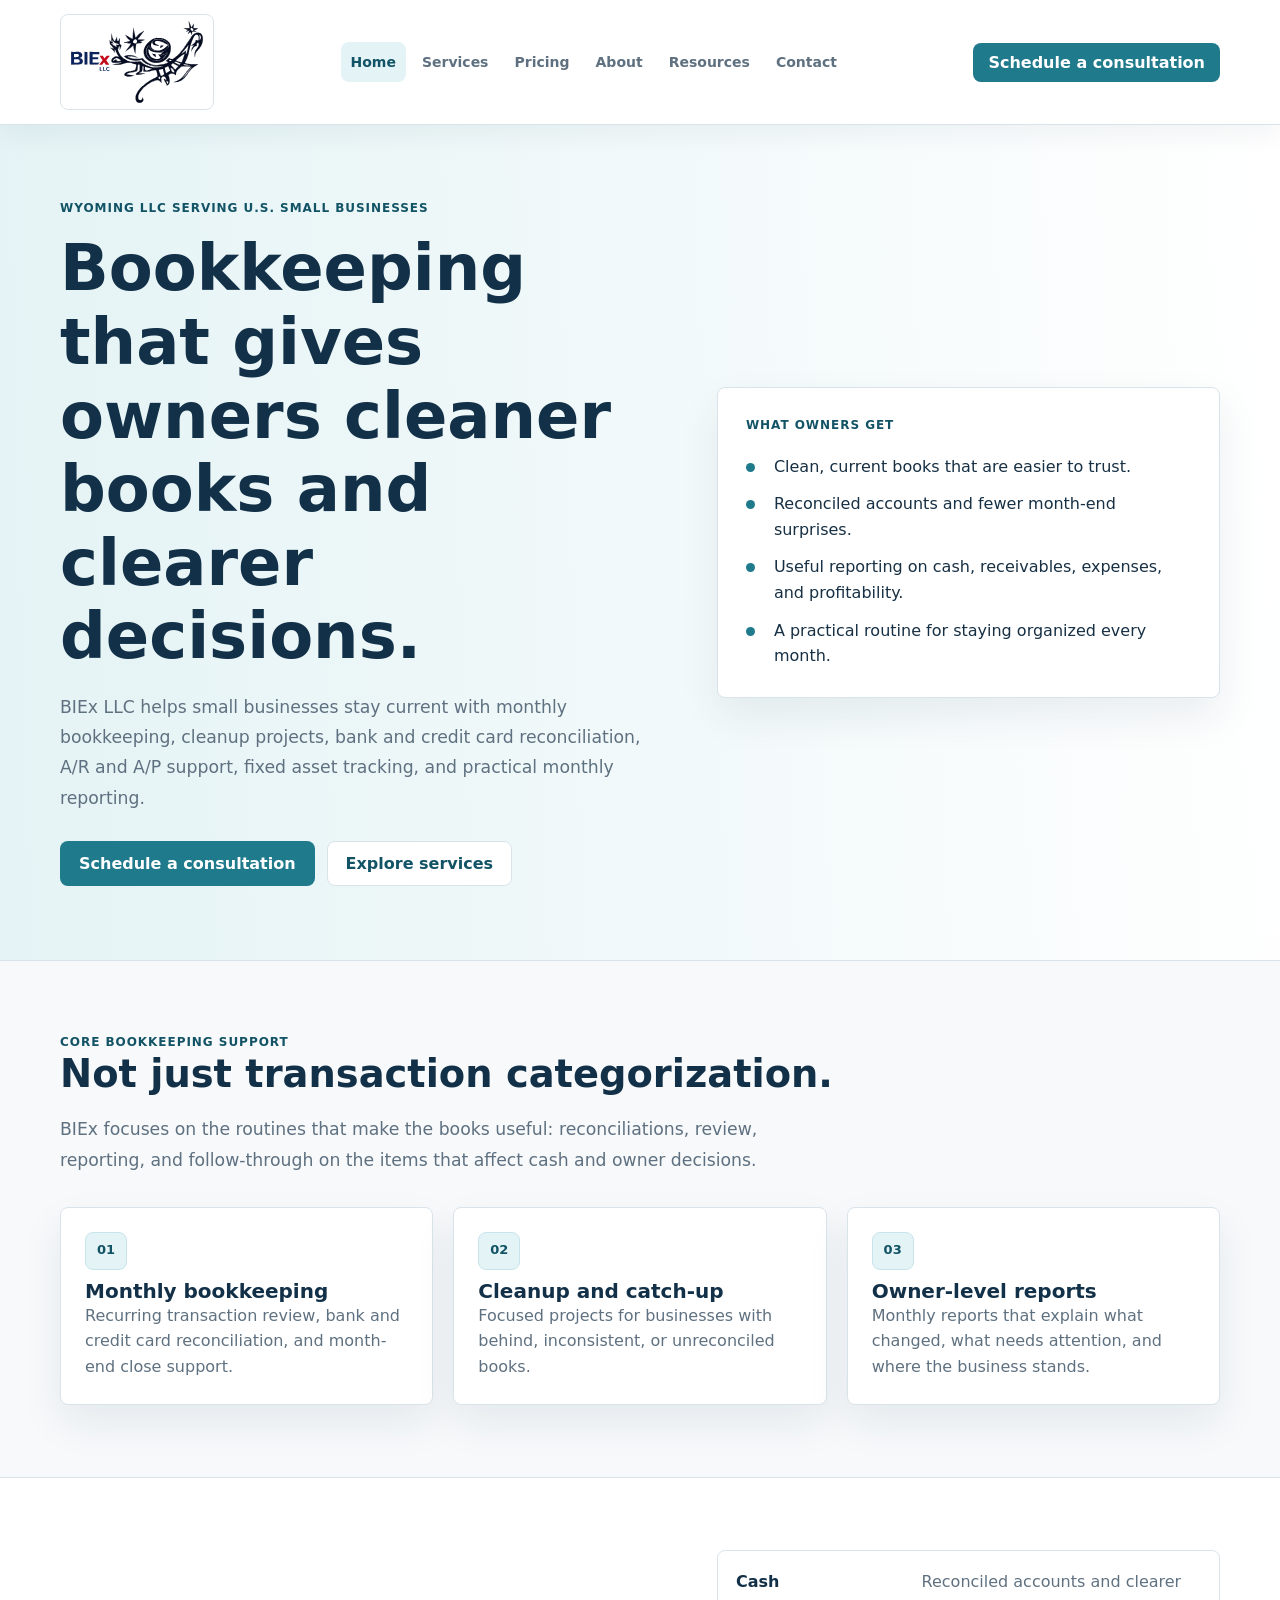
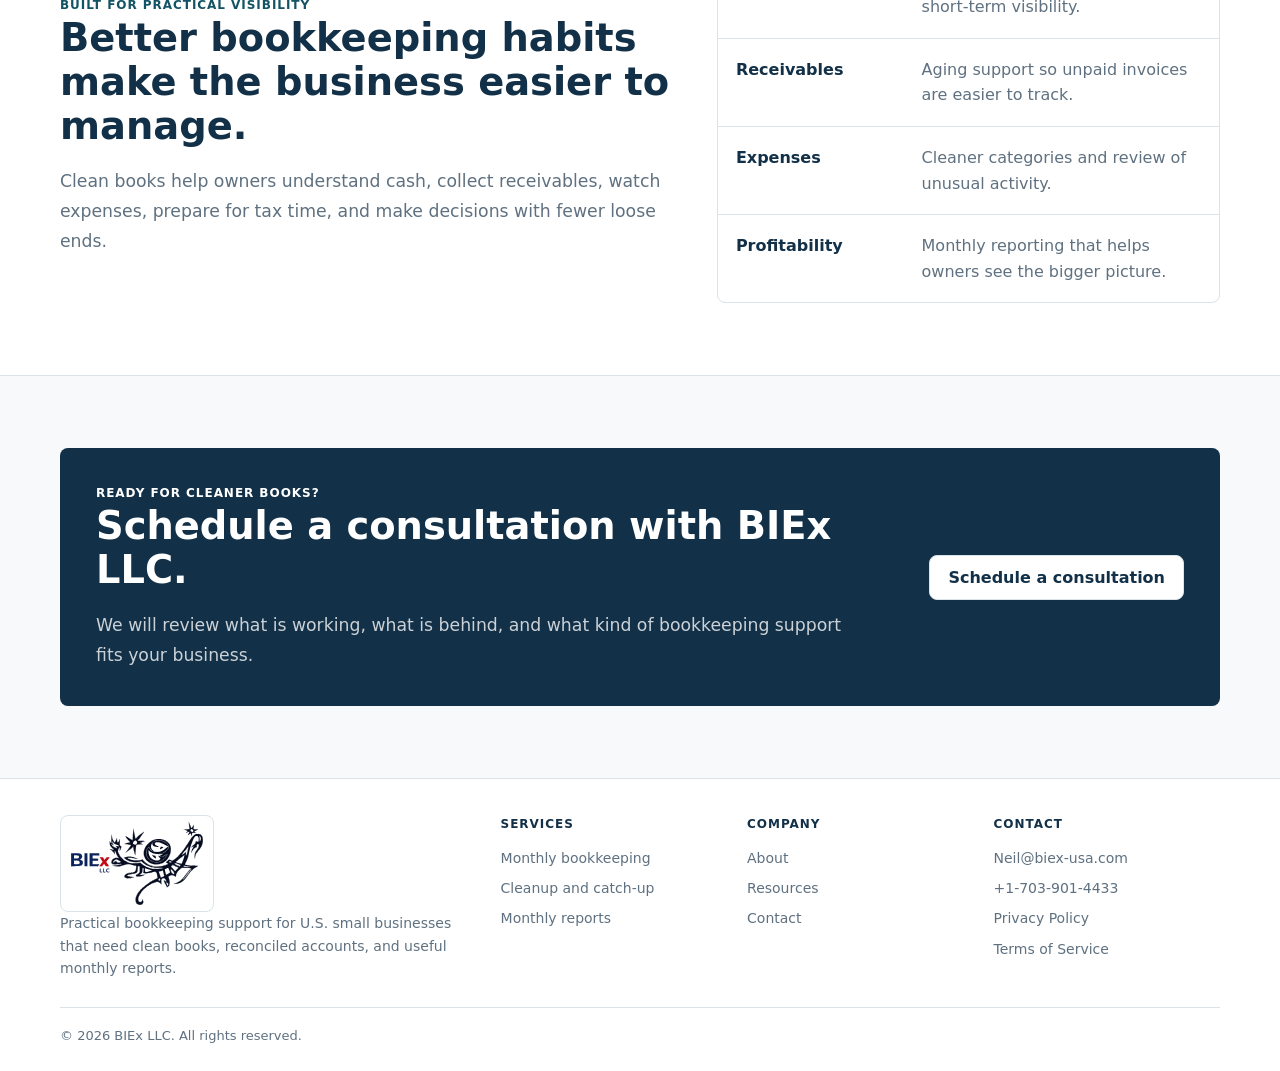
<file: index.html>
<!doctype html>
<html lang="en">
<head>
  <meta charset="utf-8">
  <meta name="viewport" content="width=device-width, initial-scale=1">
  <title>BIEx LLC | Bookkeeping for Small Businesses</title>
  <meta name="description" content="BIEx LLC provides practical monthly bookkeeping, cleanup, reconciliations, and owner-level reporting for U.S. small businesses.">
  <link rel="icon" type="image/svg+xml" href="assets/favicon.svg">
  <link rel="canonical" href="https://www.biex-usa.com/">
  <link rel="stylesheet" href="styles.css">
</head>
<body>
  <header class="site-header">
    <div class="container header-inner">
      <a class="logo-link" href="index.html"><img class="logo-image" src="assets/logo.svg" alt="BIEx LLC logo"></a>
      <nav class="nav" aria-label="Main navigation">
        <a class="active" href="index.html">Home</a>
        <a href="services.html">Services</a>
        <a href="pricing.html">Pricing</a>
        <a href="about.html">About</a>
        <a href="resources.html">Resources</a>
        <a href="contact.html">Contact</a>
      </nav>
      <a class="btn btn-primary btn-small" href="contact.html">Schedule a consultation</a>
    </div>
  </header>

  <main>
    <section class="hero">
      <div class="container hero-grid">
        <div>
          <div class="eyebrow">Wyoming LLC serving U.S. small businesses</div>
          <h1>Bookkeeping that gives owners cleaner books and clearer decisions.</h1>
          <p class="lead">BIEx LLC helps small businesses stay current with monthly bookkeeping, cleanup projects, bank and credit card reconciliation, A/R and A/P support, fixed asset tracking, and practical monthly reporting.</p>
          <div class="actions">
            <a class="btn btn-primary" href="contact.html">Schedule a consultation</a>
            <a class="btn btn-secondary" href="services.html">Explore services</a>
          </div>
        </div>
        <div class="panel">
          <div class="kicker">What owners get</div>
          <div class="panel-list">
            <div class="check-item">Clean, current books that are easier to trust.</div>
            <div class="check-item">Reconciled accounts and fewer month-end surprises.</div>
            <div class="check-item">Useful reporting on cash, receivables, expenses, and profitability.</div>
            <div class="check-item">A practical routine for staying organized every month.</div>
          </div>
        </div>
      </div>
    </section>

    <section class="section">
      <div class="container">
        <div class="section-header">
          <div class="kicker">Core bookkeeping support</div>
          <h2>Not just transaction categorization.</h2>
          <p class="lead">BIEx focuses on the routines that make the books useful: reconciliations, review, reporting, and follow-through on the items that affect cash and owner decisions.</p>
        </div>
        <div class="grid-3">
          <article class="card">
            <span class="number">01</span>
            <h3>Monthly bookkeeping</h3>
            <p>Recurring transaction review, bank and credit card reconciliation, and month-end close support.</p>
          </article>
          <article class="card">
            <span class="number">02</span>
            <h3>Cleanup and catch-up</h3>
            <p>Focused projects for businesses with behind, inconsistent, or unreconciled books.</p>
          </article>
          <article class="card">
            <span class="number">03</span>
            <h3>Owner-level reports</h3>
            <p>Monthly reports that explain what changed, what needs attention, and where the business stands.</p>
          </article>
        </div>
      </div>
    </section>

    <section class="section alt">
      <div class="container split-grid">
        <div>
          <div class="kicker">Built for practical visibility</div>
          <h2>Better bookkeeping habits make the business easier to manage.</h2>
          <p class="lead">Clean books help owners understand cash, collect receivables, watch expenses, prepare for tax time, and make decisions with fewer loose ends.</p>
        </div>
        <div class="simple-table">
          <div class="simple-row"><strong>Cash</strong><span>Reconciled accounts and clearer short-term visibility.</span></div>
          <div class="simple-row"><strong>Receivables</strong><span>Aging support so unpaid invoices are easier to track.</span></div>
          <div class="simple-row"><strong>Expenses</strong><span>Cleaner categories and review of unusual activity.</span></div>
          <div class="simple-row"><strong>Profitability</strong><span>Monthly reporting that helps owners see the bigger picture.</span></div>
        </div>
      </div>
    </section>

    <section class="section">
      <div class="container">
        <div class="cta-band">
          <div>
            <div class="kicker">Ready for cleaner books?</div>
            <h2>Schedule a consultation with BIEx LLC.</h2>
            <p class="lead">We will review what is working, what is behind, and what kind of bookkeeping support fits your business.</p>
          </div>
          <a class="btn btn-secondary" href="contact.html">Schedule a consultation</a>
        </div>
      </div>
    </section>
  </main>

  <footer class="site-footer">
    <div class="container">
      <div class="footer-grid">
        <div>
          <a class="logo-link" href="index.html"><img class="logo-image" src="assets/logo.svg" alt="BIEx LLC logo"></a>
          <p class="footer-note">Practical bookkeeping support for U.S. small businesses that need clean books, reconciled accounts, and useful monthly reports.</p>
        </div>
        <div>
          <div class="footer-title">Services</div>
          <div class="footer-links">
            <a href="monthly-bookkeeping.html">Monthly bookkeeping</a>
            <a href="cleanup-catch-up.html">Cleanup and catch-up</a>
            <a href="reports.html">Monthly reports</a>
          </div>
        </div>
        <div>
          <div class="footer-title">Company</div>
          <div class="footer-links">
            <a href="about.html">About</a>
            <a href="resources.html">Resources</a>
            <a href="contact.html">Contact</a>
          </div>
        </div>
        <div>
          <div class="footer-title">Contact</div>
          <div class="footer-links">
            <a href="mailto:Neil@biex-usa.com">Neil@biex-usa.com</a>
            <a href="tel:+17039014433">+1-703-901-4433</a>
            <a href="privacy.html">Privacy Policy</a>
            <a href="terms.html">Terms of Service</a>
          </div>
        </div>
      </div>
      <div class="copyright">© 2026 BIEx LLC. All rights reserved.</div>
    </div>
  </footer>
</body>
</html>
</file>
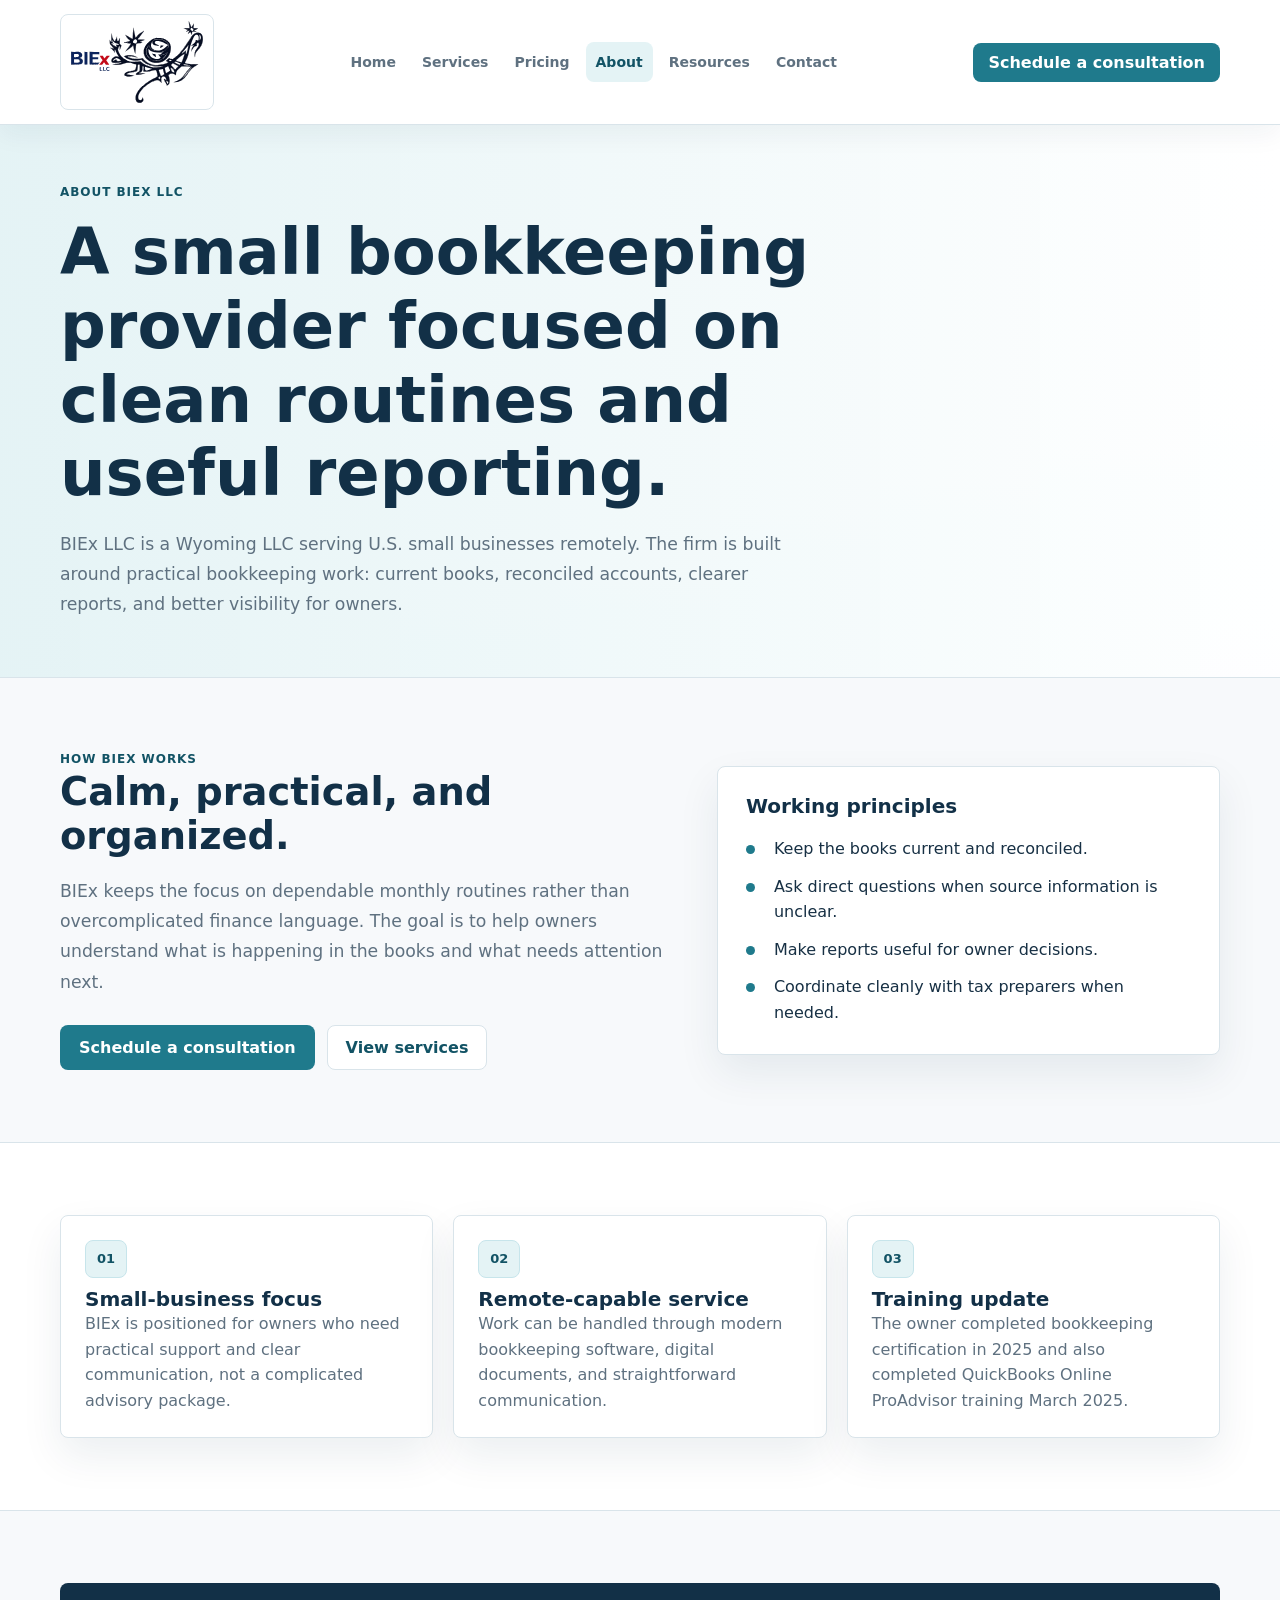
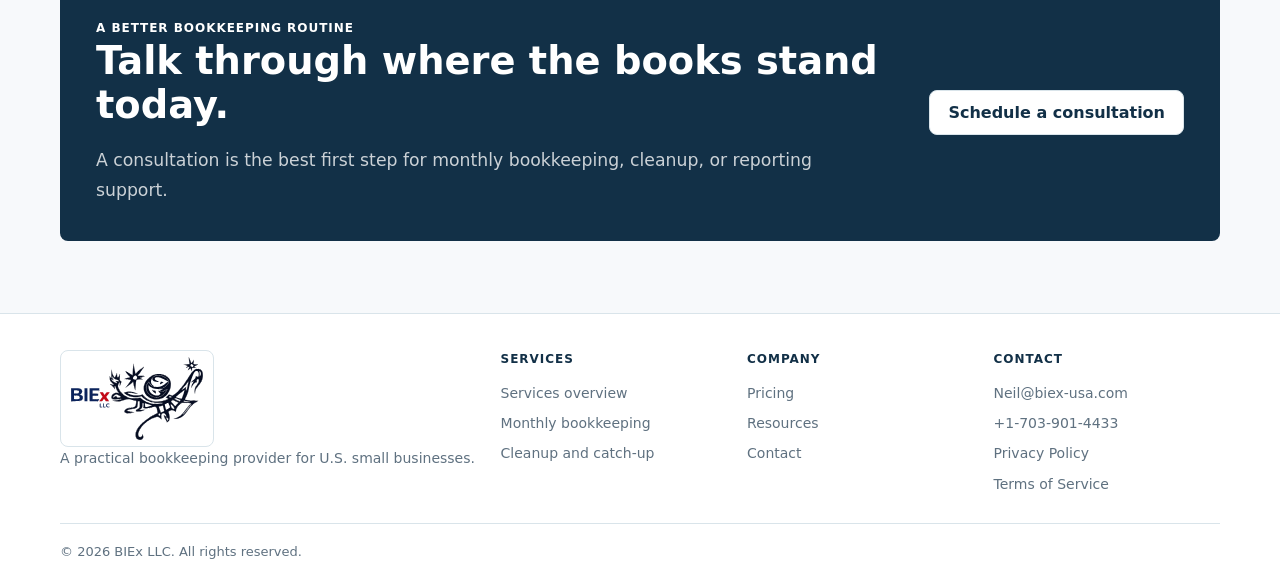
<file: about.html>
<!doctype html>
<html lang="en">
<head>
  <meta charset="utf-8">
  <meta name="viewport" content="width=device-width, initial-scale=1">
  <title>About BIEx LLC</title>
  <meta name="description" content="About BIEx LLC, a Wyoming LLC providing practical bookkeeping support for U.S. small businesses.">
  <link rel="icon" type="image/svg+xml" href="assets/favicon.svg">
  <link rel="canonical" href="https://www.biex-usa.com/about.html">
  <link rel="stylesheet" href="styles.css">
</head>
<body>
  <header class="site-header"><div class="container header-inner"><a class="logo-link" href="index.html"><img class="logo-image" src="assets/logo.svg" alt="BIEx LLC logo"></a><nav class="nav" aria-label="Main navigation"><a href="index.html">Home</a><a href="services.html">Services</a><a href="pricing.html">Pricing</a><a class="active" href="about.html">About</a><a href="resources.html">Resources</a><a href="contact.html">Contact</a></nav><a class="btn btn-primary btn-small" href="contact.html">Schedule a consultation</a></div></header>
  <main>
    <section class="page-hero"><div class="container"><div class="kicker">About BIEx LLC</div><h1>A small bookkeeping provider focused on clean routines and useful reporting.</h1><p class="lead">BIEx LLC is a Wyoming LLC serving U.S. small businesses remotely. The firm is built around practical bookkeeping work: current books, reconciled accounts, clearer reports, and better visibility for owners.</p></div></section>
    <section class="section"><div class="container split-grid"><div><div class="kicker">How BIEx works</div><h2>Calm, practical, and organized.</h2><p class="lead">BIEx keeps the focus on dependable monthly routines rather than overcomplicated finance language. The goal is to help owners understand what is happening in the books and what needs attention next.</p><div class="actions"><a class="btn btn-primary" href="contact.html">Schedule a consultation</a><a class="btn btn-secondary" href="services.html">View services</a></div></div><div class="panel"><h3>Working principles</h3><div class="check-list"><div class="check-item">Keep the books current and reconciled.</div><div class="check-item">Ask direct questions when source information is unclear.</div><div class="check-item">Make reports useful for owner decisions.</div><div class="check-item">Coordinate cleanly with tax preparers when needed.</div></div></div></div></section>
    <section class="section alt"><div class="container"><div class="grid-3"><article class="card"><span class="number">01</span><h3>Small-business focus</h3><p>BIEx is positioned for owners who need practical support and clear communication, not a complicated advisory package.</p></article><article class="card"><span class="number">02</span><h3>Remote-capable service</h3><p>Work can be handled through modern bookkeeping software, digital documents, and straightforward communication.</p></article><article class="card"><span class="number">03</span><h3>Training update</h3><p>The owner completed bookkeeping certification in 2025 and also completed QuickBooks Online ProAdvisor training March 2025.</p></article></div></div></section>
    <section class="section"><div class="container"><div class="cta-band"><div><div class="kicker">A better bookkeeping routine</div><h2>Talk through where the books stand today.</h2><p class="lead">A consultation is the best first step for monthly bookkeeping, cleanup, or reporting support.</p></div><a class="btn btn-secondary" href="contact.html">Schedule a consultation</a></div></div></section>
  </main>
  <footer class="site-footer"><div class="container"><div class="footer-grid"><div><a class="logo-link" href="index.html"><img class="logo-image" src="assets/logo.svg" alt="BIEx LLC logo"></a><p class="footer-note">A practical bookkeeping provider for U.S. small businesses.</p></div><div><div class="footer-title">Services</div><div class="footer-links"><a href="services.html">Services overview</a><a href="monthly-bookkeeping.html">Monthly bookkeeping</a><a href="cleanup-catch-up.html">Cleanup and catch-up</a></div></div><div><div class="footer-title">Company</div><div class="footer-links"><a href="pricing.html">Pricing</a><a href="resources.html">Resources</a><a href="contact.html">Contact</a></div></div><div><div class="footer-title">Contact</div><div class="footer-links"><a href="mailto:Neil@biex-usa.com">Neil@biex-usa.com</a><a href="tel:+17039014433">+1-703-901-4433</a><a href="privacy.html">Privacy Policy</a><a href="terms.html">Terms of Service</a></div></div></div><div class="copyright">© 2026 BIEx LLC. All rights reserved.</div></div></footer>
</body>
</html>
</file>
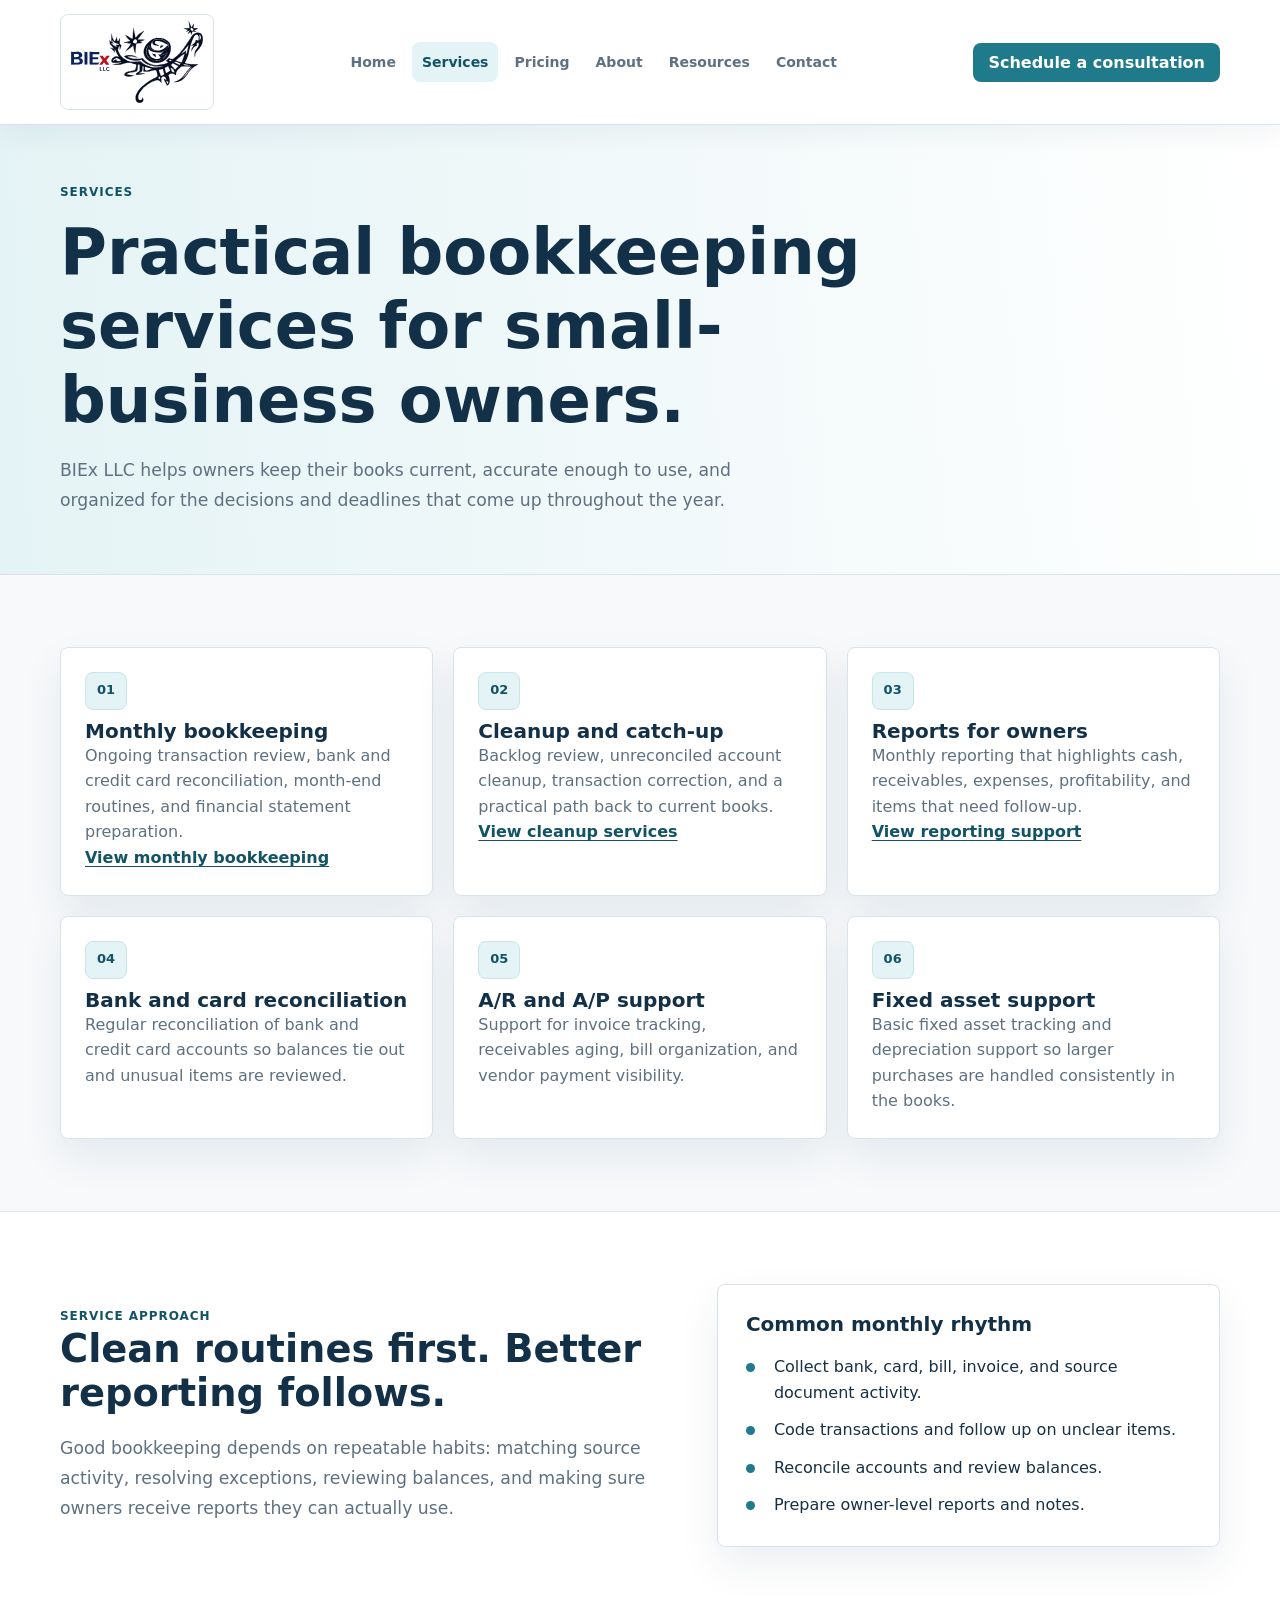
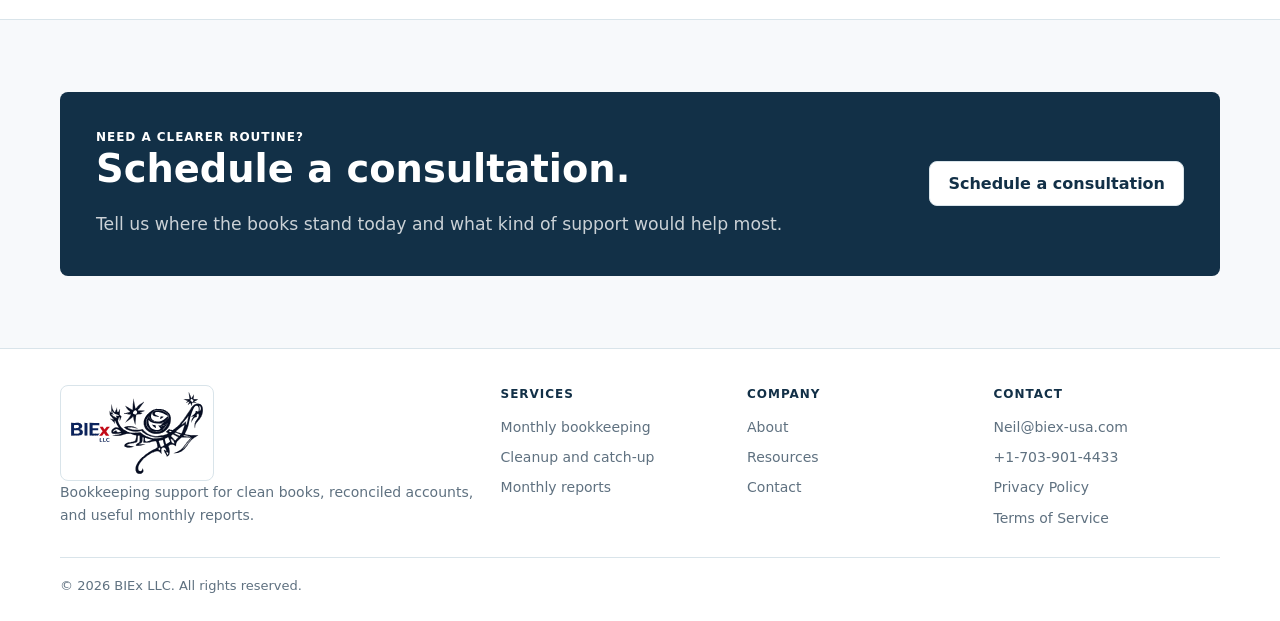
<file: bookkeeping.html>
<!doctype html>
<html lang="en">
<head>
  <meta charset="utf-8">
  <meta name="viewport" content="width=device-width, initial-scale=1">
  <meta http-equiv="refresh" content="0; url=services.html">
  <title>Bookkeeping Services | BIEx LLC</title>
  <meta name="description" content="Bookkeeping services have moved to the BIEx LLC services page.">
  <link rel="icon" type="image/svg+xml" href="assets/favicon.svg">
  <link rel="canonical" href="https://www.biex-usa.com/services.html">
  <link rel="stylesheet" href="styles.css">
</head>
<body>
  <header class="site-header">
    <div class="container header-inner">
      <a class="logo-link" href="index.html"><img class="logo-image" src="assets/logo.svg" alt="BIEx LLC logo"></a>
      <nav class="nav" aria-label="Main navigation">
        <a href="index.html">Home</a><a class="active" href="services.html">Services</a><a href="pricing.html">Pricing</a><a href="about.html">About</a><a href="resources.html">Resources</a><a href="contact.html">Contact</a>
      </nav>
      <a class="btn btn-primary btn-small" href="contact.html">Schedule a consultation</a>
    </div>
  </header>
  <main>
    <section class="page-hero">
      <div class="container">
        <div class="kicker">Services moved</div>
        <h1>Bookkeeping services are now on the services page.</h1>
        <p class="lead">If you are not redirected automatically, use the button below.</p>
        <div class="actions"><a class="btn btn-primary" href="services.html">Go to services</a></div>
      </div>
    </section>
  </main>
</body>
</html>
</file>
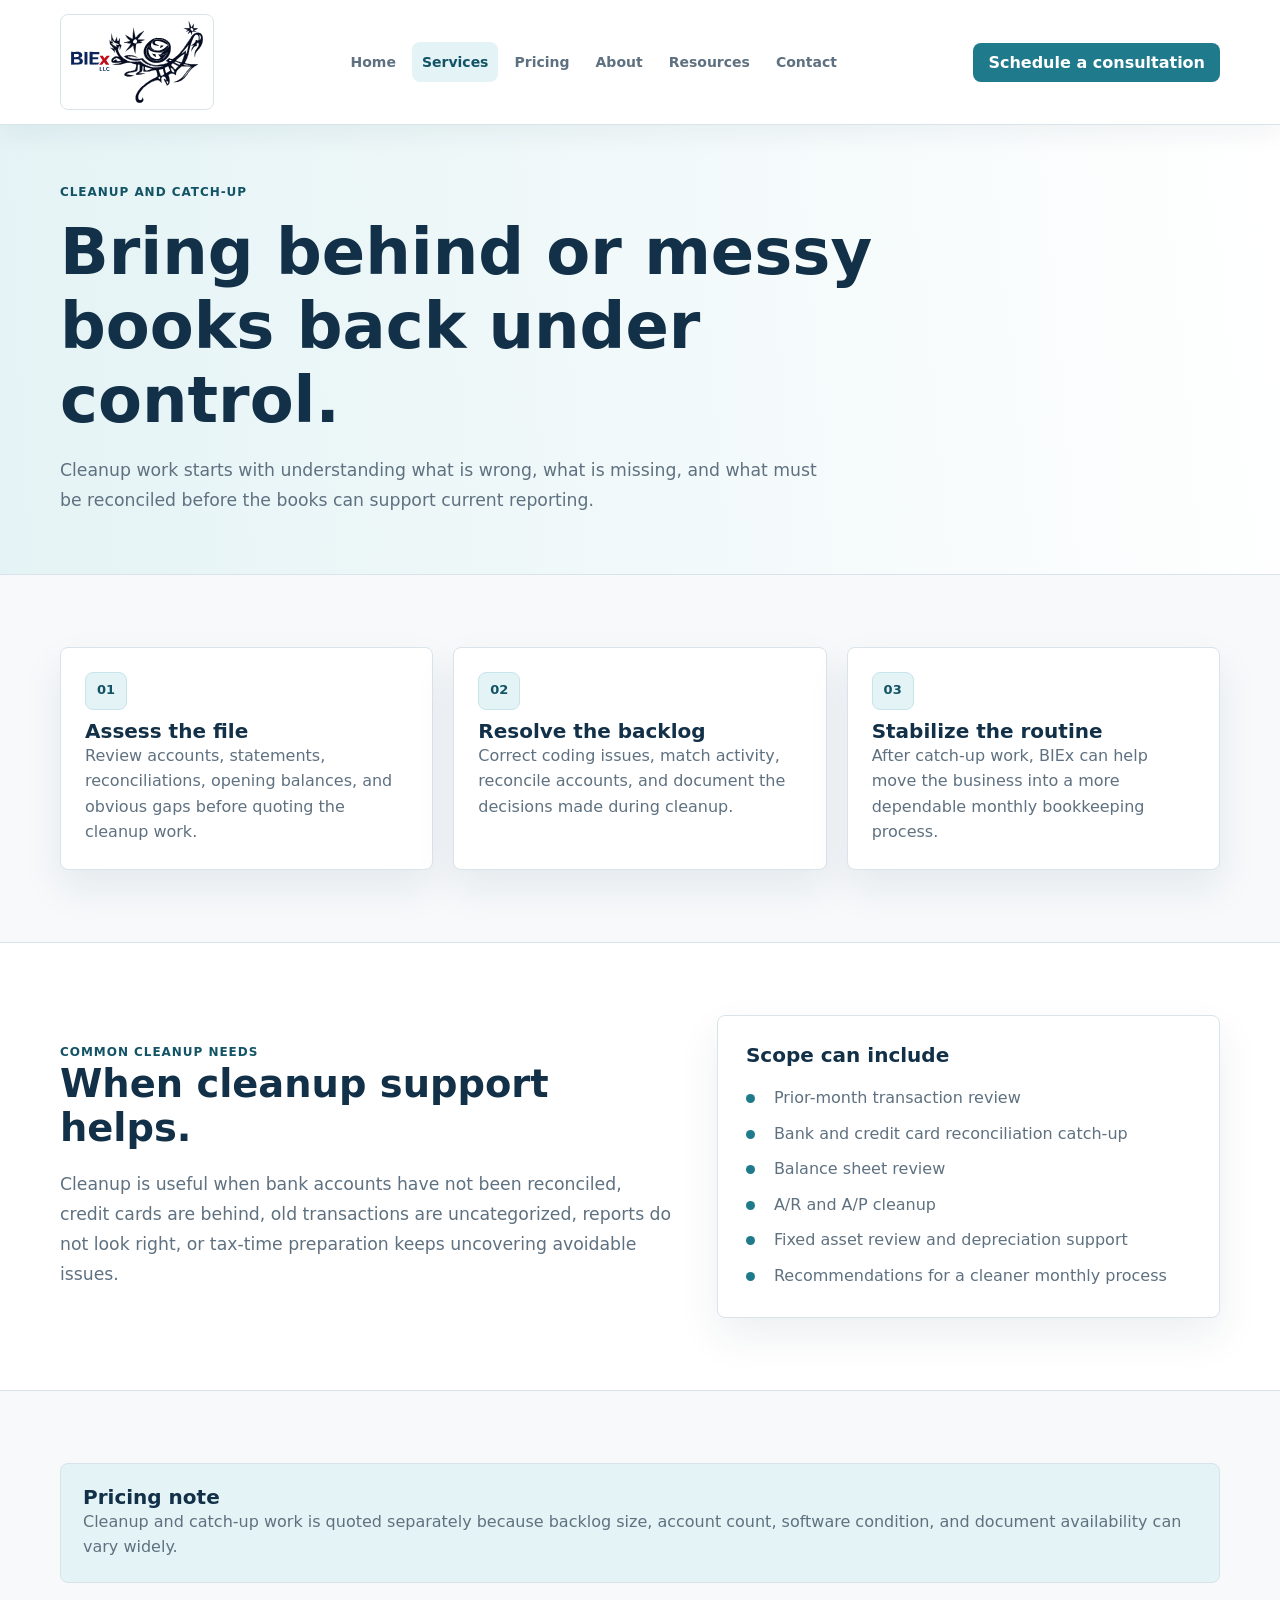
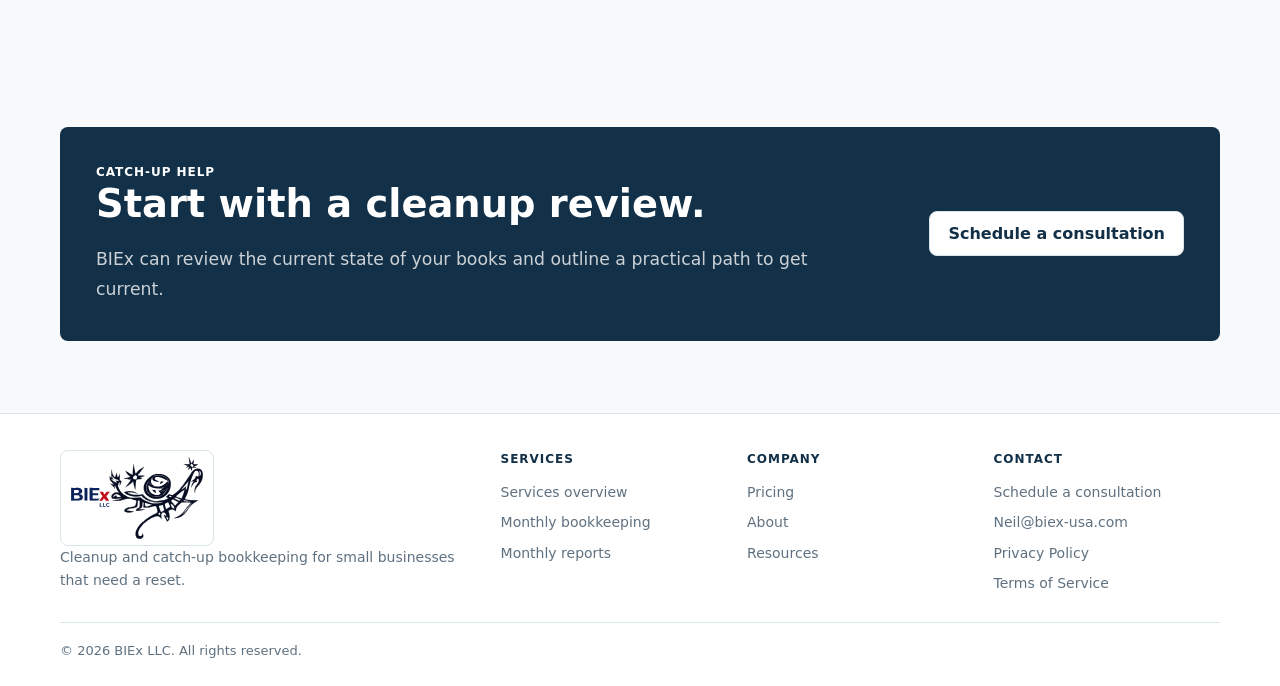
<file: cleanup-catch-up.html>
<!doctype html>
<html lang="en">
<head>
  <meta charset="utf-8">
  <meta name="viewport" content="width=device-width, initial-scale=1">
  <title>Cleanup and Catch-Up Bookkeeping | BIEx LLC</title>
  <meta name="description" content="Cleanup and catch-up bookkeeping for small businesses with behind, messy, or unreconciled books.">
  <link rel="icon" type="image/svg+xml" href="assets/favicon.svg">
  <link rel="canonical" href="https://www.biex-usa.com/cleanup-catch-up.html">
  <link rel="stylesheet" href="styles.css">
</head>
<body>
  <header class="site-header"><div class="container header-inner"><a class="logo-link" href="index.html"><img class="logo-image" src="assets/logo.svg" alt="BIEx LLC logo"></a><nav class="nav" aria-label="Main navigation"><a href="index.html">Home</a><a class="active" href="services.html">Services</a><a href="pricing.html">Pricing</a><a href="about.html">About</a><a href="resources.html">Resources</a><a href="contact.html">Contact</a></nav><a class="btn btn-primary btn-small" href="contact.html">Schedule a consultation</a></div></header>
  <main>
    <section class="page-hero"><div class="container"><div class="kicker">Cleanup and catch-up</div><h1>Bring behind or messy books back under control.</h1><p class="lead">Cleanup work starts with understanding what is wrong, what is missing, and what must be reconciled before the books can support current reporting.</p></div></section>
    <section class="section"><div class="container grid-3"><article class="card"><span class="number">01</span><h3>Assess the file</h3><p>Review accounts, statements, reconciliations, opening balances, and obvious gaps before quoting the cleanup work.</p></article><article class="card"><span class="number">02</span><h3>Resolve the backlog</h3><p>Correct coding issues, match activity, reconcile accounts, and document the decisions made during cleanup.</p></article><article class="card"><span class="number">03</span><h3>Stabilize the routine</h3><p>After catch-up work, BIEx can help move the business into a more dependable monthly bookkeeping process.</p></article></div></section>
    <section class="section alt"><div class="container split-grid"><div><div class="kicker">Common cleanup needs</div><h2>When cleanup support helps.</h2><p class="lead">Cleanup is useful when bank accounts have not been reconciled, credit cards are behind, old transactions are uncategorized, reports do not look right, or tax-time preparation keeps uncovering avoidable issues.</p></div><div class="panel"><h3>Scope can include</h3><ul class="list"><li>Prior-month transaction review</li><li>Bank and credit card reconciliation catch-up</li><li>Balance sheet review</li><li>A/R and A/P cleanup</li><li>Fixed asset review and depreciation support</li><li>Recommendations for a cleaner monthly process</li></ul></div></div></section>
    <section class="section"><div class="container"><div class="notice"><h3>Pricing note</h3><p>Cleanup and catch-up work is quoted separately because backlog size, account count, software condition, and document availability can vary widely.</p></div></div></section>
    <section class="section"><div class="container"><div class="cta-band"><div><div class="kicker">Catch-up help</div><h2>Start with a cleanup review.</h2><p class="lead">BIEx can review the current state of your books and outline a practical path to get current.</p></div><a class="btn btn-secondary" href="contact.html">Schedule a consultation</a></div></div></section>
  </main>
  <footer class="site-footer"><div class="container"><div class="footer-grid"><div><a class="logo-link" href="index.html"><img class="logo-image" src="assets/logo.svg" alt="BIEx LLC logo"></a><p class="footer-note">Cleanup and catch-up bookkeeping for small businesses that need a reset.</p></div><div><div class="footer-title">Services</div><div class="footer-links"><a href="services.html">Services overview</a><a href="monthly-bookkeeping.html">Monthly bookkeeping</a><a href="reports.html">Monthly reports</a></div></div><div><div class="footer-title">Company</div><div class="footer-links"><a href="pricing.html">Pricing</a><a href="about.html">About</a><a href="resources.html">Resources</a></div></div><div><div class="footer-title">Contact</div><div class="footer-links"><a href="contact.html">Schedule a consultation</a><a href="mailto:Neil@biex-usa.com">Neil@biex-usa.com</a><a href="privacy.html">Privacy Policy</a><a href="terms.html">Terms of Service</a></div></div></div><div class="copyright">© 2026 BIEx LLC. All rights reserved.</div></div></footer>
</body>
</html>
</file>
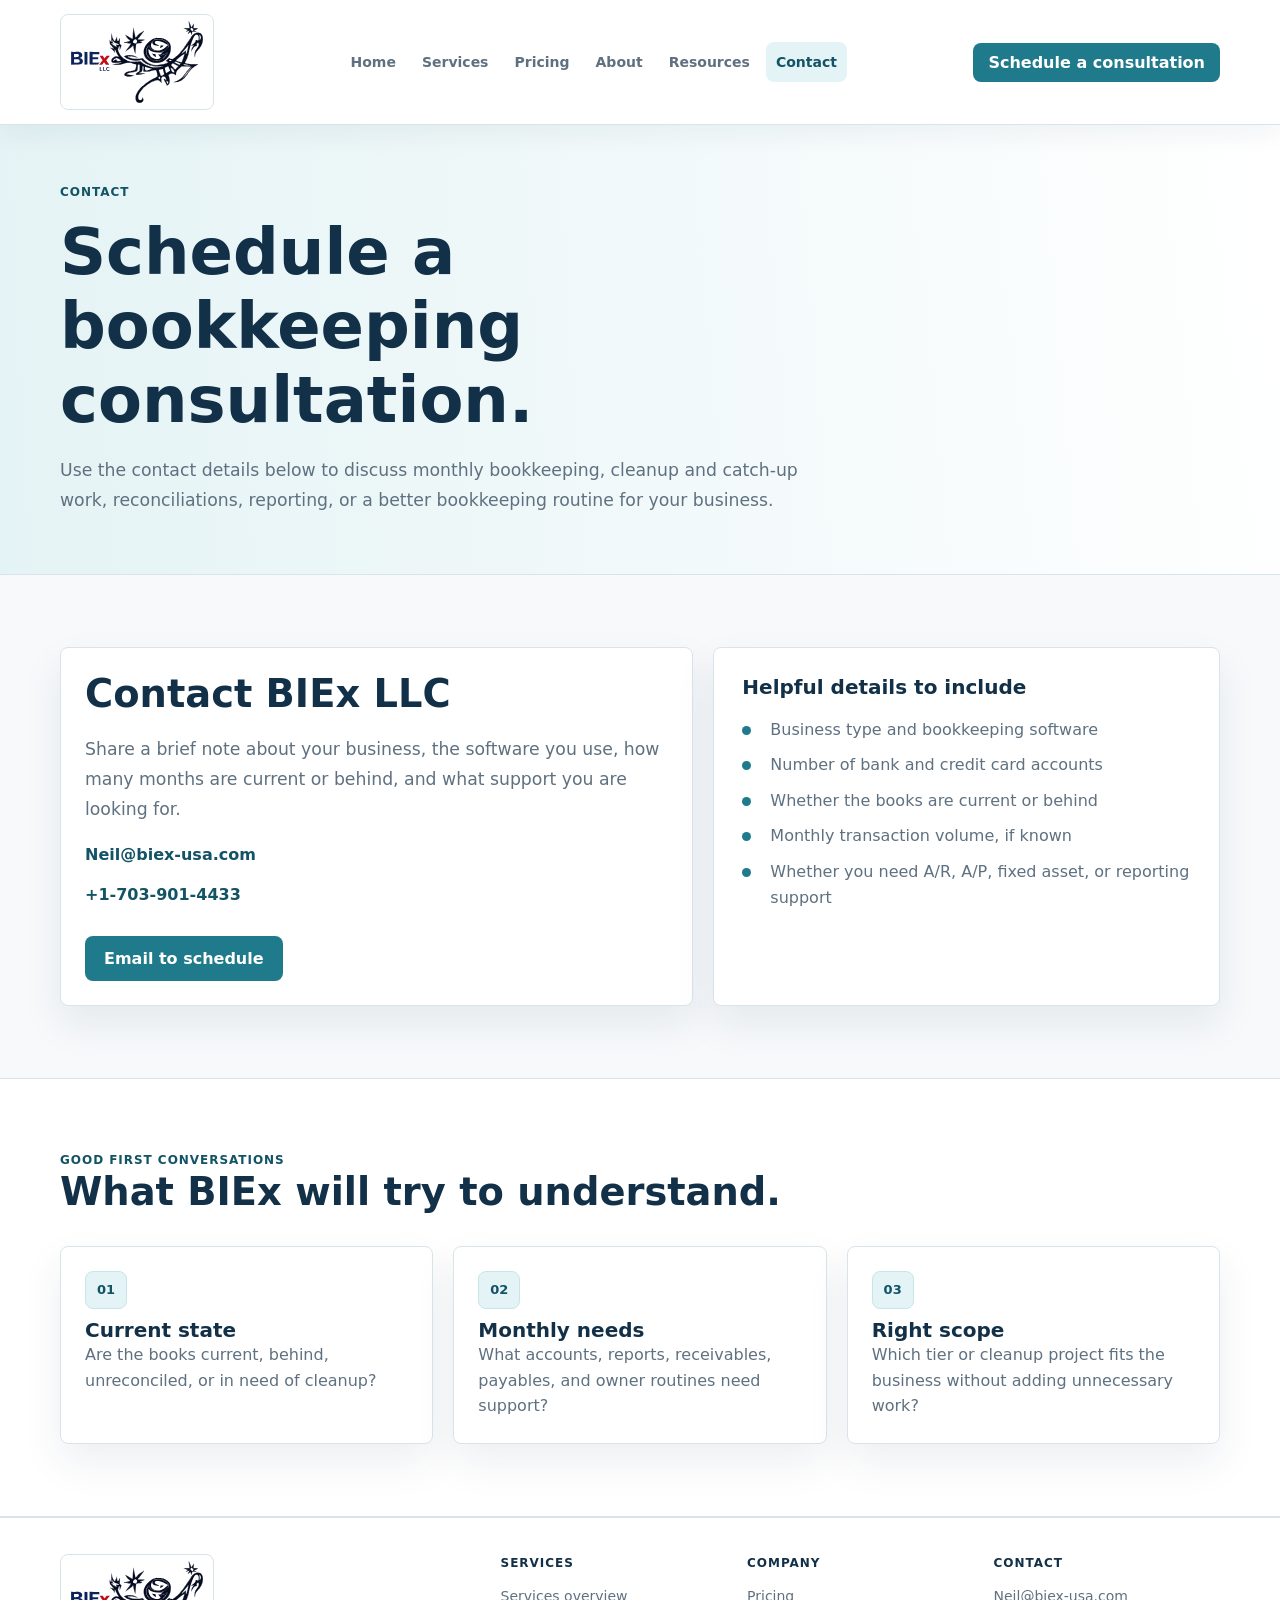
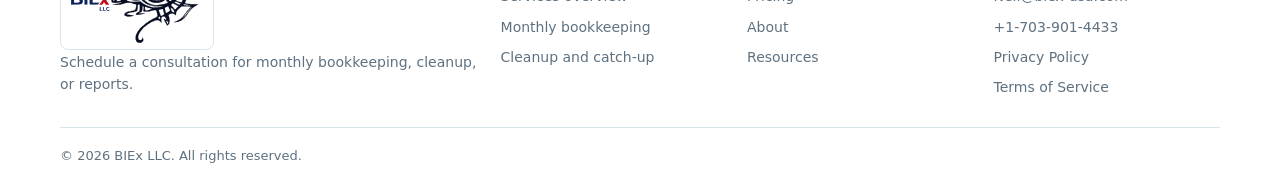
<file: contact.html>
<!doctype html>
<html lang="en">
<head>
  <meta charset="utf-8">
  <meta name="viewport" content="width=device-width, initial-scale=1">
  <title>Schedule a Consultation | BIEx LLC</title>
  <meta name="description" content="Contact BIEx LLC to schedule a bookkeeping consultation for monthly bookkeeping, cleanup, catch-up, or reporting support.">
  <link rel="icon" type="image/svg+xml" href="assets/favicon.svg">
  <link rel="canonical" href="https://www.biex-usa.com/contact.html">
  <link rel="stylesheet" href="styles.css">
</head>
<body>
  <header class="site-header"><div class="container header-inner"><a class="logo-link" href="index.html"><img class="logo-image" src="assets/logo.svg" alt="BIEx LLC logo"></a><nav class="nav" aria-label="Main navigation"><a href="index.html">Home</a><a href="services.html">Services</a><a href="pricing.html">Pricing</a><a href="about.html">About</a><a href="resources.html">Resources</a><a class="active" href="contact.html">Contact</a></nav><a class="btn btn-primary btn-small" href="contact.html">Schedule a consultation</a></div></header>
  <main>
    <section class="page-hero"><div class="container"><div class="kicker">Contact</div><h1>Schedule a bookkeeping consultation.</h1><p class="lead">Use the contact details below to discuss monthly bookkeeping, cleanup and catch-up work, reconciliations, reporting, or a better bookkeeping routine for your business.</p></div></section>
    <section class="section"><div class="container contact-grid"><div class="contact-card"><h2>Contact BIEx LLC</h2><p class="lead">Share a brief note about your business, the software you use, how many months are current or behind, and what support you are looking for.</p><div class="contact-list"><a href="mailto:Neil@biex-usa.com">Neil@biex-usa.com</a><a href="tel:+17039014433">+1-703-901-4433</a></div><div class="actions"><a class="btn btn-primary" href="mailto:Neil@biex-usa.com?subject=Bookkeeping%20consultation%20request">Email to schedule</a></div></div><div class="panel"><h3>Helpful details to include</h3><ul class="list"><li>Business type and bookkeeping software</li><li>Number of bank and credit card accounts</li><li>Whether the books are current or behind</li><li>Monthly transaction volume, if known</li><li>Whether you need A/R, A/P, fixed asset, or reporting support</li></ul></div></div></section>
    <section class="section alt"><div class="container"><div class="section-header"><div class="kicker">Good first conversations</div><h2>What BIEx will try to understand.</h2></div><div class="grid-3"><article class="card"><span class="number">01</span><h3>Current state</h3><p>Are the books current, behind, unreconciled, or in need of cleanup?</p></article><article class="card"><span class="number">02</span><h3>Monthly needs</h3><p>What accounts, reports, receivables, payables, and owner routines need support?</p></article><article class="card"><span class="number">03</span><h3>Right scope</h3><p>Which tier or cleanup project fits the business without adding unnecessary work?</p></article></div></div></section>
  </main>
  <footer class="site-footer"><div class="container"><div class="footer-grid"><div><a class="logo-link" href="index.html"><img class="logo-image" src="assets/logo.svg" alt="BIEx LLC logo"></a><p class="footer-note">Schedule a consultation for monthly bookkeeping, cleanup, or reports.</p></div><div><div class="footer-title">Services</div><div class="footer-links"><a href="services.html">Services overview</a><a href="monthly-bookkeeping.html">Monthly bookkeeping</a><a href="cleanup-catch-up.html">Cleanup and catch-up</a></div></div><div><div class="footer-title">Company</div><div class="footer-links"><a href="pricing.html">Pricing</a><a href="about.html">About</a><a href="resources.html">Resources</a></div></div><div><div class="footer-title">Contact</div><div class="footer-links"><a href="mailto:Neil@biex-usa.com">Neil@biex-usa.com</a><a href="tel:+17039014433">+1-703-901-4433</a><a href="privacy.html">Privacy Policy</a><a href="terms.html">Terms of Service</a></div></div></div><div class="copyright">© 2026 BIEx LLC. All rights reserved.</div></div></footer>
</body>
</html>
</file>
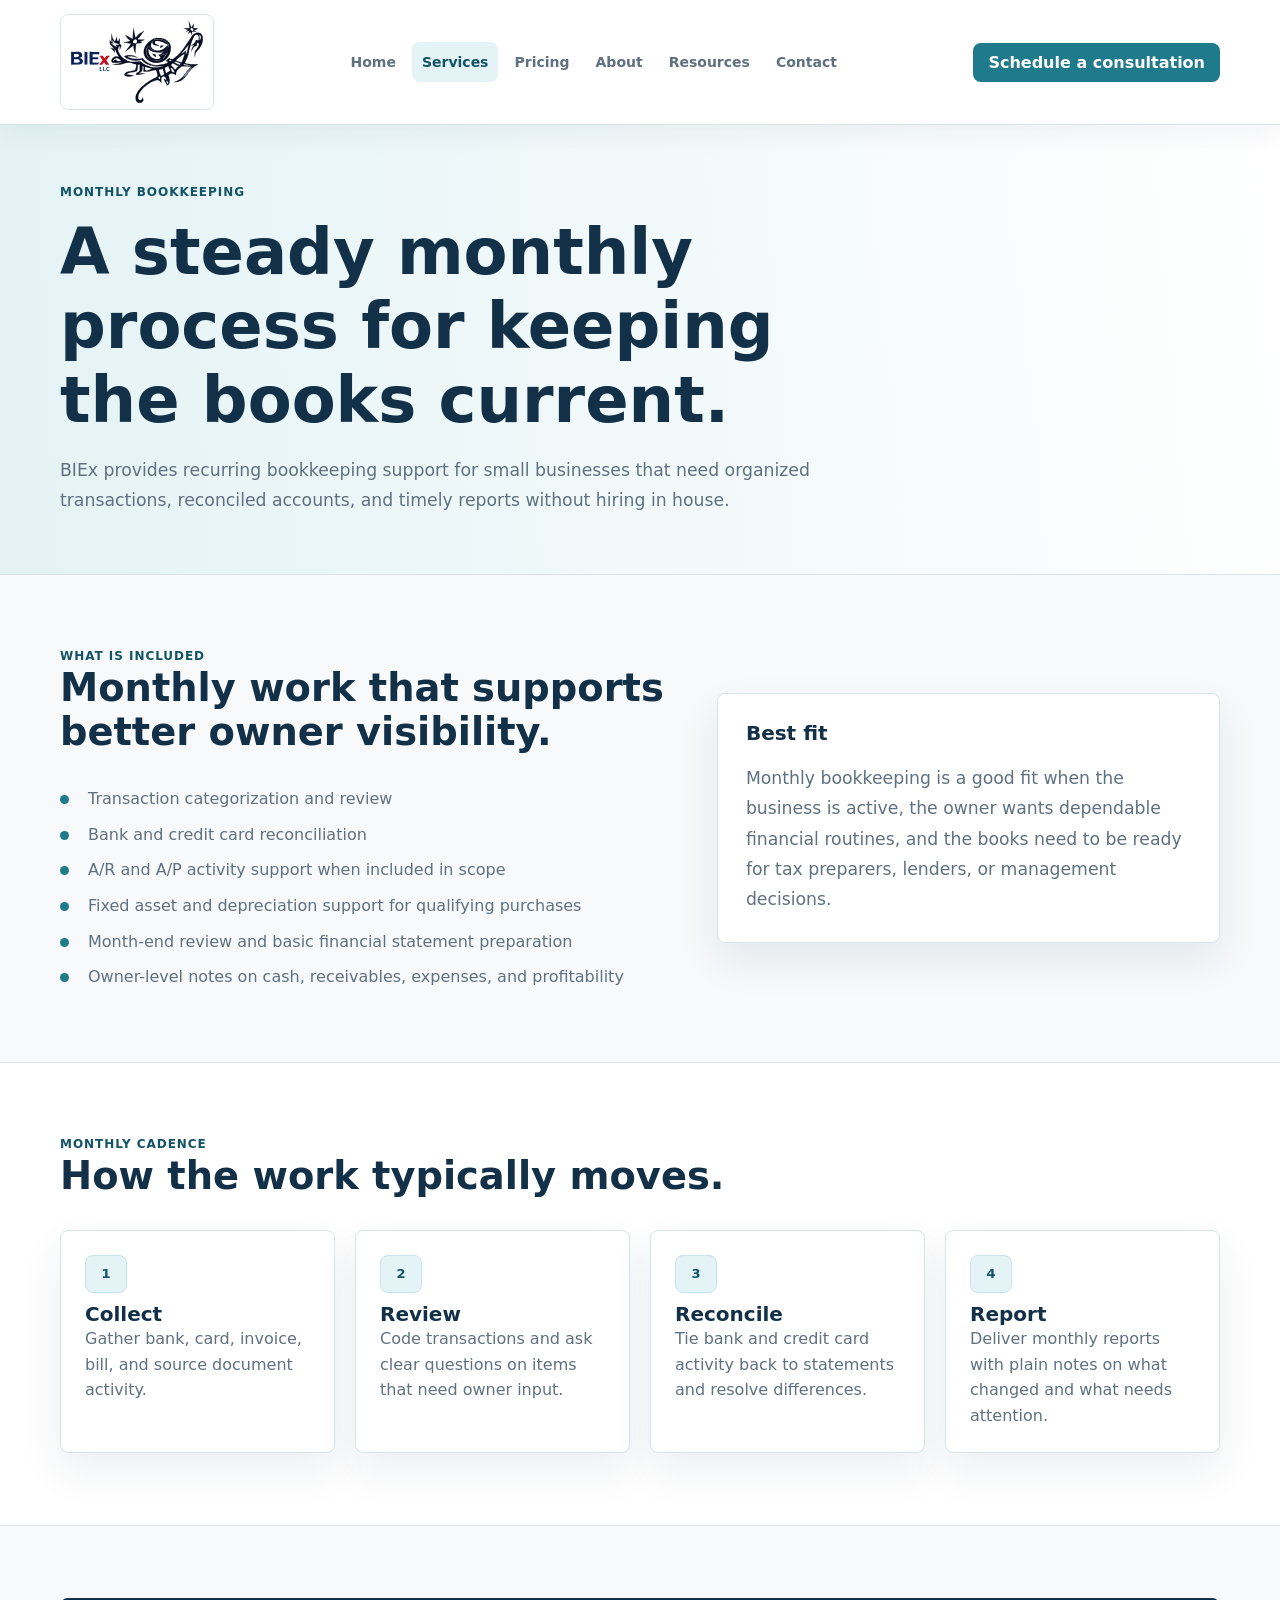
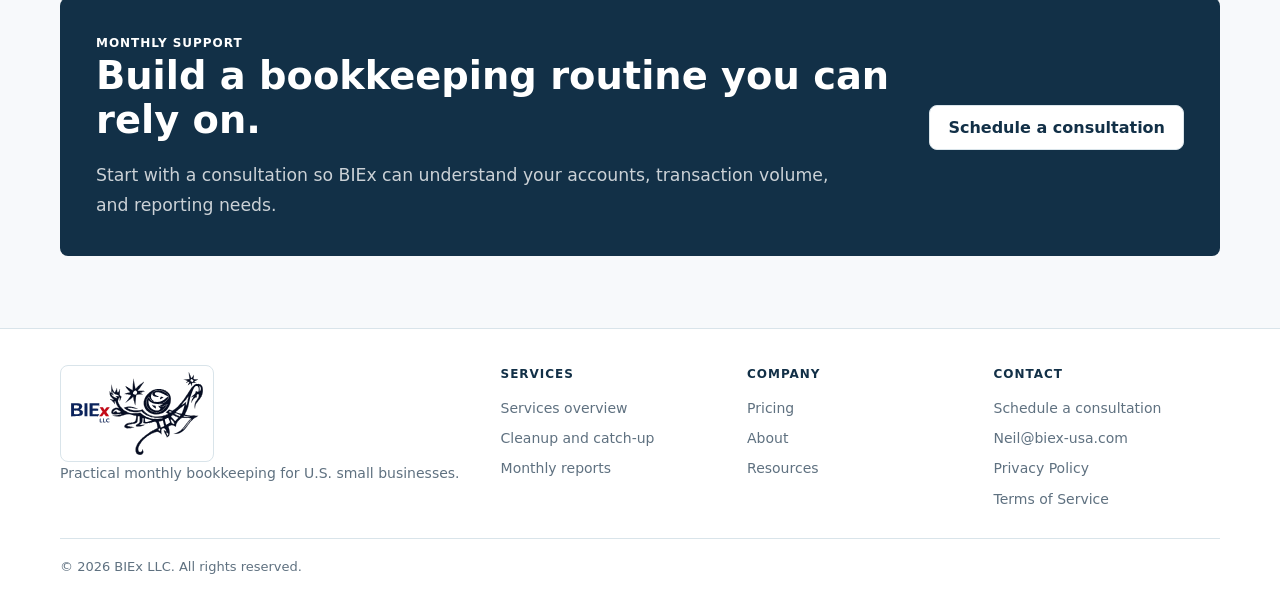
<file: monthly-bookkeeping.html>
<!doctype html>
<html lang="en">
<head>
  <meta charset="utf-8">
  <meta name="viewport" content="width=device-width, initial-scale=1">
  <title>Monthly Bookkeeping | BIEx LLC</title>
  <meta name="description" content="Monthly bookkeeping services for small businesses, including reconciliations, month-end review, and owner reporting.">
  <link rel="icon" type="image/svg+xml" href="assets/favicon.svg">
  <link rel="canonical" href="https://www.biex-usa.com/monthly-bookkeeping.html">
  <link rel="stylesheet" href="styles.css">
</head>
<body>
  <header class="site-header"><div class="container header-inner"><a class="logo-link" href="index.html"><img class="logo-image" src="assets/logo.svg" alt="BIEx LLC logo"></a><nav class="nav" aria-label="Main navigation"><a href="index.html">Home</a><a class="active" href="services.html">Services</a><a href="pricing.html">Pricing</a><a href="about.html">About</a><a href="resources.html">Resources</a><a href="contact.html">Contact</a></nav><a class="btn btn-primary btn-small" href="contact.html">Schedule a consultation</a></div></header>
  <main>
    <section class="page-hero"><div class="container"><div class="kicker">Monthly bookkeeping</div><h1>A steady monthly process for keeping the books current.</h1><p class="lead">BIEx provides recurring bookkeeping support for small businesses that need organized transactions, reconciled accounts, and timely reports without hiring in house.</p></div></section>
    <section class="section"><div class="container split-grid"><div><div class="section-header"><div class="kicker">What is included</div><h2>Monthly work that supports better owner visibility.</h2></div><ul class="list"><li>Transaction categorization and review</li><li>Bank and credit card reconciliation</li><li>A/R and A/P activity support when included in scope</li><li>Fixed asset and depreciation support for qualifying purchases</li><li>Month-end review and basic financial statement preparation</li><li>Owner-level notes on cash, receivables, expenses, and profitability</li></ul></div><div class="panel"><h3>Best fit</h3><p class="lead">Monthly bookkeeping is a good fit when the business is active, the owner wants dependable financial routines, and the books need to be ready for tax preparers, lenders, or management decisions.</p></div></div></section>
    <section class="section alt"><div class="container"><div class="section-header"><div class="kicker">Monthly cadence</div><h2>How the work typically moves.</h2></div><div class="grid-4"><article class="card"><span class="number">1</span><h3>Collect</h3><p>Gather bank, card, invoice, bill, and source document activity.</p></article><article class="card"><span class="number">2</span><h3>Review</h3><p>Code transactions and ask clear questions on items that need owner input.</p></article><article class="card"><span class="number">3</span><h3>Reconcile</h3><p>Tie bank and credit card activity back to statements and resolve differences.</p></article><article class="card"><span class="number">4</span><h3>Report</h3><p>Deliver monthly reports with plain notes on what changed and what needs attention.</p></article></div></div></section>
    <section class="section"><div class="container"><div class="cta-band"><div><div class="kicker">Monthly support</div><h2>Build a bookkeeping routine you can rely on.</h2><p class="lead">Start with a consultation so BIEx can understand your accounts, transaction volume, and reporting needs.</p></div><a class="btn btn-secondary" href="contact.html">Schedule a consultation</a></div></div></section>
  </main>
  <footer class="site-footer"><div class="container"><div class="footer-grid"><div><a class="logo-link" href="index.html"><img class="logo-image" src="assets/logo.svg" alt="BIEx LLC logo"></a><p class="footer-note">Practical monthly bookkeeping for U.S. small businesses.</p></div><div><div class="footer-title">Services</div><div class="footer-links"><a href="services.html">Services overview</a><a href="cleanup-catch-up.html">Cleanup and catch-up</a><a href="reports.html">Monthly reports</a></div></div><div><div class="footer-title">Company</div><div class="footer-links"><a href="pricing.html">Pricing</a><a href="about.html">About</a><a href="resources.html">Resources</a></div></div><div><div class="footer-title">Contact</div><div class="footer-links"><a href="contact.html">Schedule a consultation</a><a href="mailto:Neil@biex-usa.com">Neil@biex-usa.com</a><a href="privacy.html">Privacy Policy</a><a href="terms.html">Terms of Service</a></div></div></div><div class="copyright">© 2026 BIEx LLC. All rights reserved.</div></div></footer>
</body>
</html>
</file>
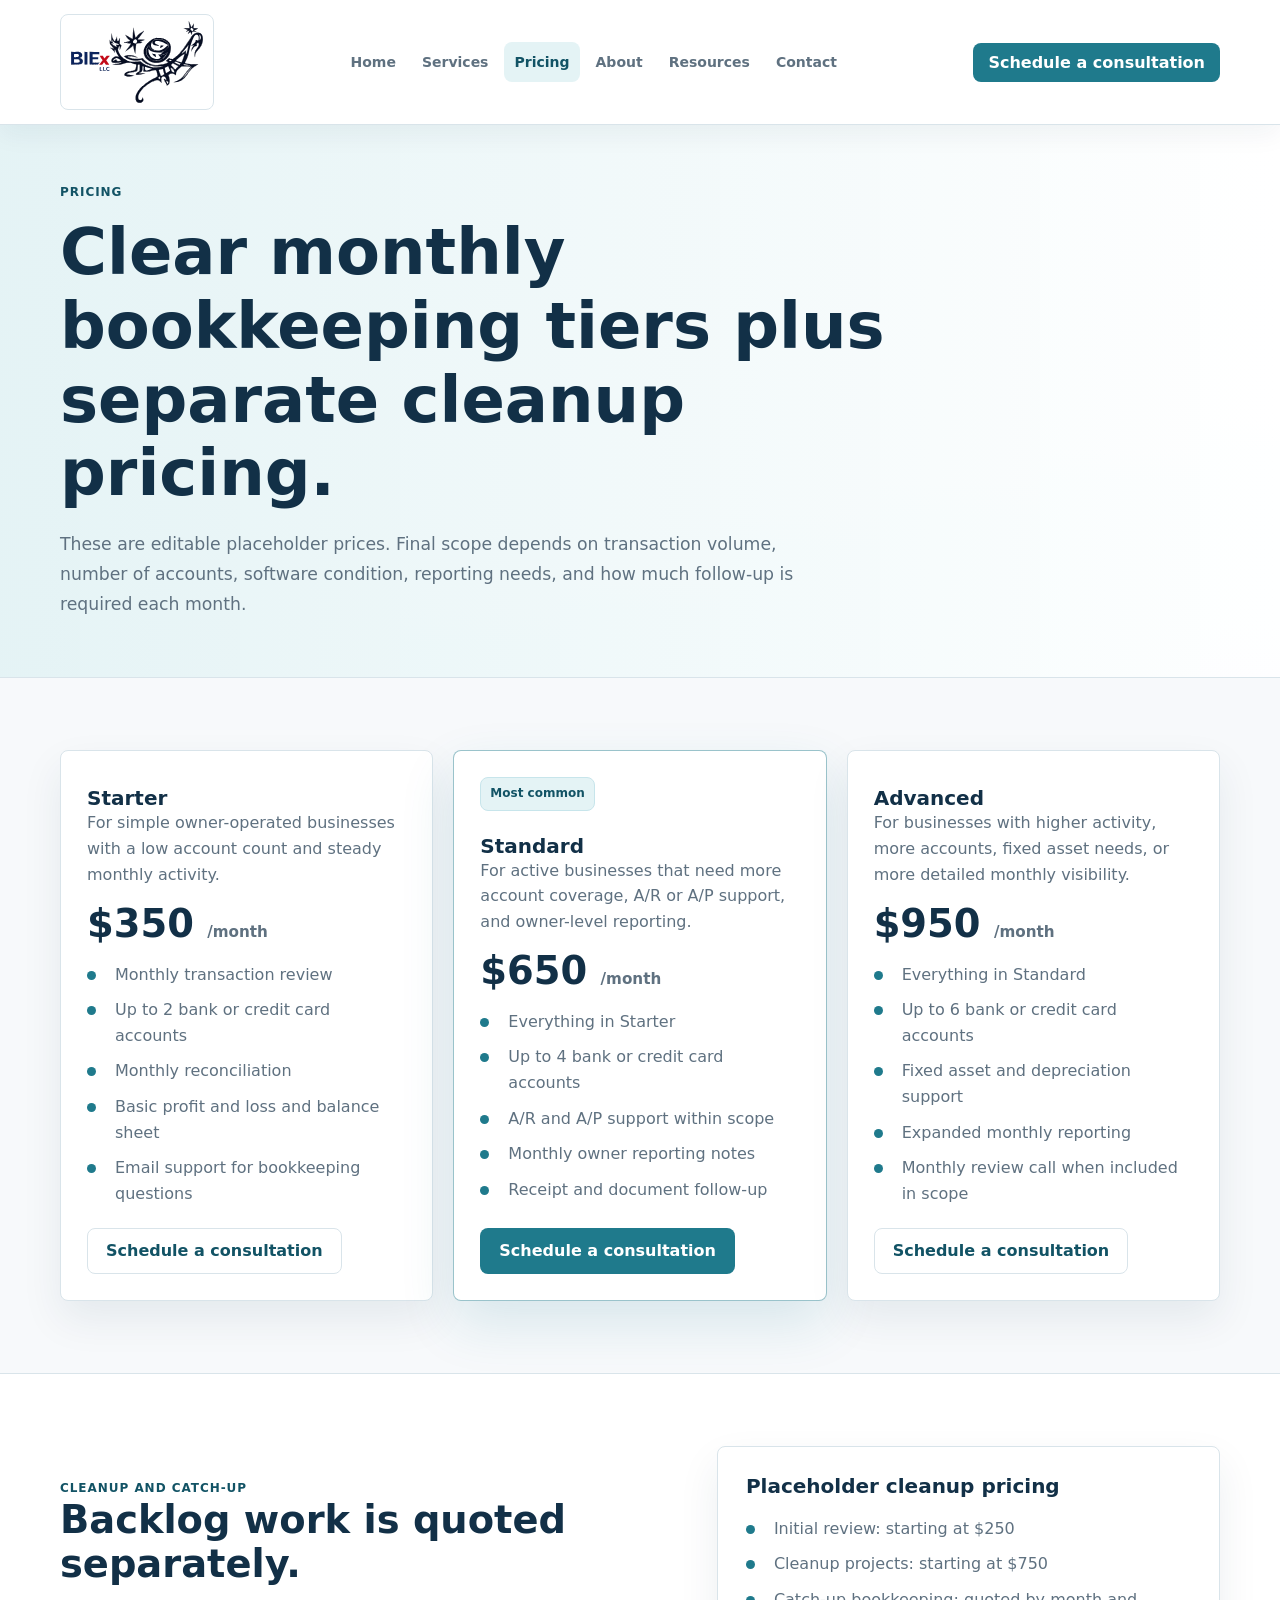
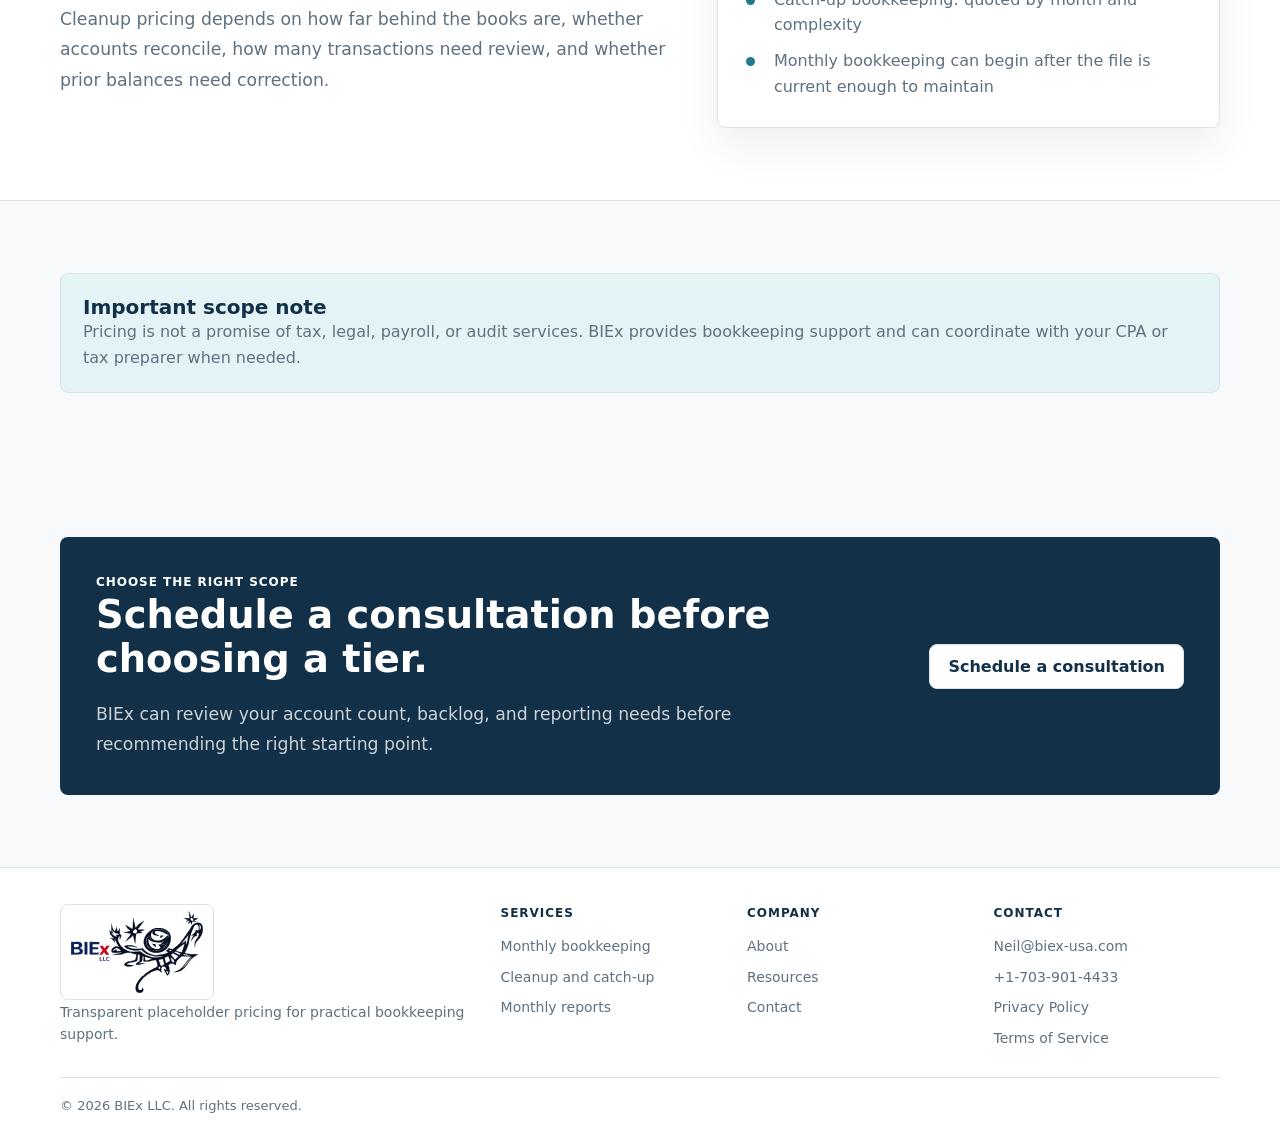
<file: pricing.html>
<!doctype html>
<html lang="en">
<head>
  <meta charset="utf-8">
  <meta name="viewport" content="width=device-width, initial-scale=1">
  <title>Bookkeeping Pricing | BIEx LLC</title>
  <meta name="description" content="Editable placeholder pricing for BIEx LLC monthly bookkeeping tiers and cleanup or catch-up bookkeeping projects.">
  <link rel="icon" type="image/svg+xml" href="assets/favicon.svg">
  <link rel="canonical" href="https://www.biex-usa.com/pricing.html">
  <link rel="stylesheet" href="styles.css">
</head>
<body>
  <header class="site-header"><div class="container header-inner"><a class="logo-link" href="index.html"><img class="logo-image" src="assets/logo.svg" alt="BIEx LLC logo"></a><nav class="nav" aria-label="Main navigation"><a href="index.html">Home</a><a href="services.html">Services</a><a class="active" href="pricing.html">Pricing</a><a href="about.html">About</a><a href="resources.html">Resources</a><a href="contact.html">Contact</a></nav><a class="btn btn-primary btn-small" href="contact.html">Schedule a consultation</a></div></header>
  <main>
    <section class="page-hero"><div class="container"><div class="kicker">Pricing</div><h1>Clear monthly bookkeeping tiers plus separate cleanup pricing.</h1><p class="lead">These are editable placeholder prices. Final scope depends on transaction volume, number of accounts, software condition, reporting needs, and how much follow-up is required each month.</p></div></section>
    <section class="section"><div class="container"><div class="pricing-grid">
      <article class="price-card"><h3>Starter</h3><p>For simple owner-operated businesses with a low account count and steady monthly activity.</p><div class="price">$350 <small>/month</small></div><ul class="list"><li>Monthly transaction review</li><li>Up to 2 bank or credit card accounts</li><li>Monthly reconciliation</li><li>Basic profit and loss and balance sheet</li><li>Email support for bookkeeping questions</li></ul><div class="actions"><a class="btn btn-secondary" href="contact.html">Schedule a consultation</a></div></article>
      <article class="price-card featured"><span class="badge">Most common</span><h3>Standard</h3><p>For active businesses that need more account coverage, A/R or A/P support, and owner-level reporting.</p><div class="price">$650 <small>/month</small></div><ul class="list"><li>Everything in Starter</li><li>Up to 4 bank or credit card accounts</li><li>A/R and A/P support within scope</li><li>Monthly owner reporting notes</li><li>Receipt and document follow-up</li></ul><div class="actions"><a class="btn btn-primary" href="contact.html">Schedule a consultation</a></div></article>
      <article class="price-card"><h3>Advanced</h3><p>For businesses with higher activity, more accounts, fixed asset needs, or more detailed monthly visibility.</p><div class="price">$950 <small>/month</small></div><ul class="list"><li>Everything in Standard</li><li>Up to 6 bank or credit card accounts</li><li>Fixed asset and depreciation support</li><li>Expanded monthly reporting</li><li>Monthly review call when included in scope</li></ul><div class="actions"><a class="btn btn-secondary" href="contact.html">Schedule a consultation</a></div></article>
    </div></div></section>
    <section class="section alt"><div class="container split-grid"><div><div class="kicker">Cleanup and catch-up</div><h2>Backlog work is quoted separately.</h2><p class="lead">Cleanup pricing depends on how far behind the books are, whether accounts reconcile, how many transactions need review, and whether prior balances need correction.</p></div><div class="panel"><h3>Placeholder cleanup pricing</h3><ul class="list"><li>Initial review: starting at $250</li><li>Cleanup projects: starting at $750</li><li>Catch-up bookkeeping: quoted by month and complexity</li><li>Monthly bookkeeping can begin after the file is current enough to maintain</li></ul></div></div></section>
    <section class="section"><div class="container"><div class="notice"><h3>Important scope note</h3><p>Pricing is not a promise of tax, legal, payroll, or audit services. BIEx provides bookkeeping support and can coordinate with your CPA or tax preparer when needed.</p></div></div></section>
    <section class="section"><div class="container"><div class="cta-band"><div><div class="kicker">Choose the right scope</div><h2>Schedule a consultation before choosing a tier.</h2><p class="lead">BIEx can review your account count, backlog, and reporting needs before recommending the right starting point.</p></div><a class="btn btn-secondary" href="contact.html">Schedule a consultation</a></div></div></section>
  </main>
  <footer class="site-footer"><div class="container"><div class="footer-grid"><div><a class="logo-link" href="index.html"><img class="logo-image" src="assets/logo.svg" alt="BIEx LLC logo"></a><p class="footer-note">Transparent placeholder pricing for practical bookkeeping support.</p></div><div><div class="footer-title">Services</div><div class="footer-links"><a href="monthly-bookkeeping.html">Monthly bookkeeping</a><a href="cleanup-catch-up.html">Cleanup and catch-up</a><a href="reports.html">Monthly reports</a></div></div><div><div class="footer-title">Company</div><div class="footer-links"><a href="about.html">About</a><a href="resources.html">Resources</a><a href="contact.html">Contact</a></div></div><div><div class="footer-title">Contact</div><div class="footer-links"><a href="mailto:Neil@biex-usa.com">Neil@biex-usa.com</a><a href="tel:+17039014433">+1-703-901-4433</a><a href="privacy.html">Privacy Policy</a><a href="terms.html">Terms of Service</a></div></div></div><div class="copyright">© 2026 BIEx LLC. All rights reserved.</div></div></footer>
</body>
</html>
</file>
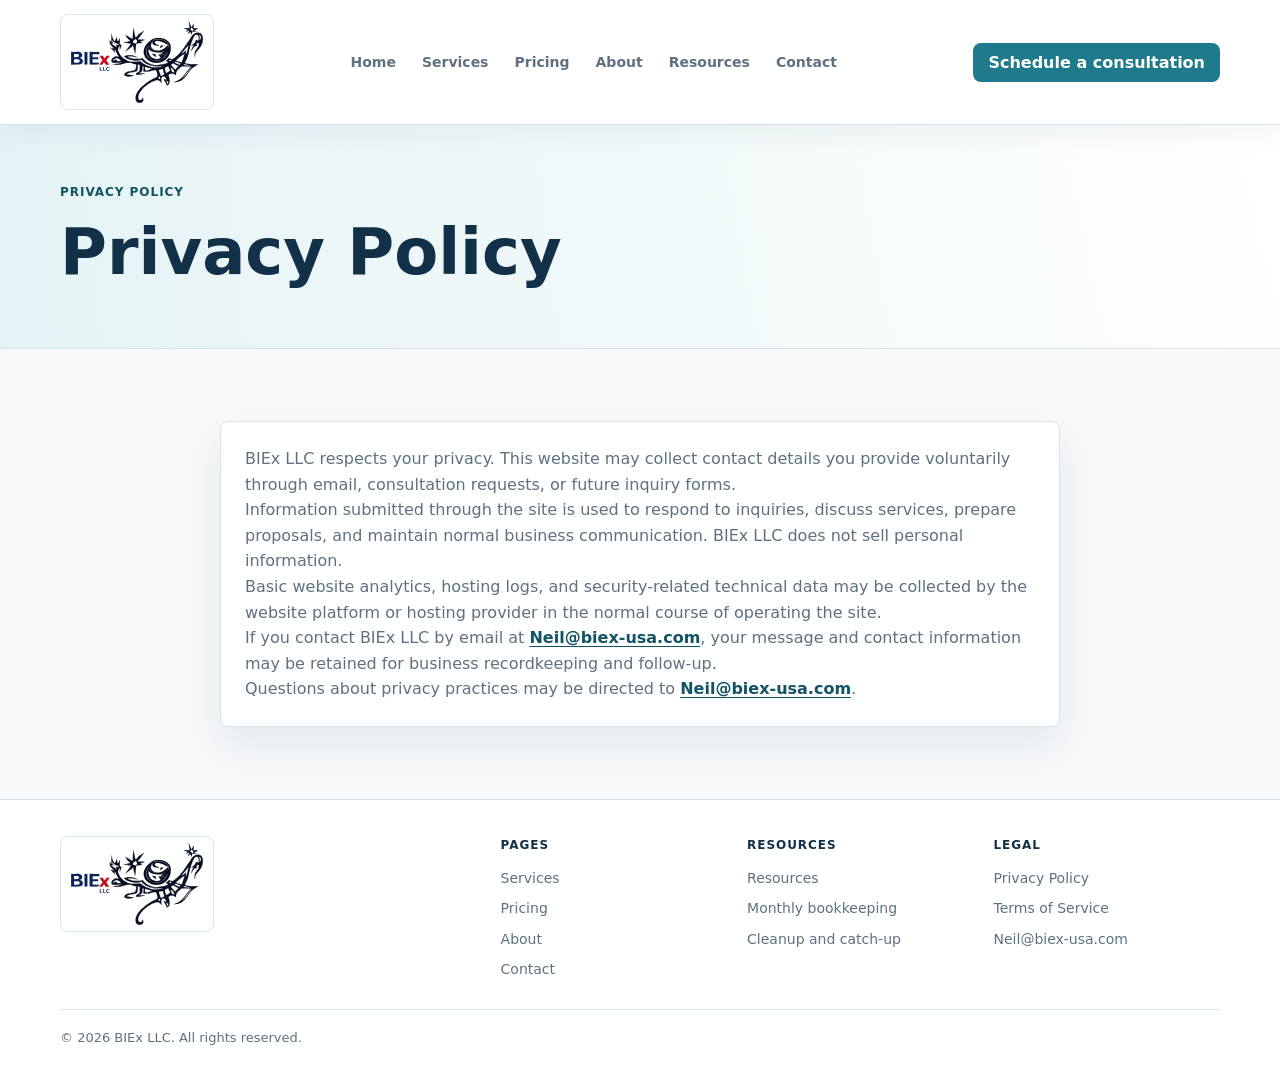
<file: privacy.html>
<!doctype html>
<html lang="en">
<head>
  <meta charset="utf-8">
  <meta name="viewport" content="width=device-width, initial-scale=1">
  <title>Privacy Policy | BIEx LLC</title>
  <meta name="description" content="Privacy Policy for BIEx LLC.">
  <link rel="icon" type="image/svg+xml" href="assets/favicon.svg">
  <link rel="canonical" href="https://www.biex-usa.com/privacy.html">
  <link rel="stylesheet" href="styles.css">
</head>
<body>
  <header class="site-header"><div class="container header-inner"><a class="logo-link" href="index.html"><img class="logo-image" src="assets/logo.svg" alt="BIEx LLC logo"></a><nav class="nav" aria-label="Main navigation"><a href="index.html">Home</a><a href="services.html">Services</a><a href="pricing.html">Pricing</a><a href="about.html">About</a><a href="resources.html">Resources</a><a href="contact.html">Contact</a></nav><a class="btn btn-primary btn-small" href="contact.html">Schedule a consultation</a></div></header>
  <main>
    <section class="page-hero"><div class="container"><div class="kicker">Privacy Policy</div><h1>Privacy Policy</h1></div></section>
    <section class="section"><div class="container max-readable"><div class="legal-card"><p>BIEx LLC respects your privacy. This website may collect contact details you provide voluntarily through email, consultation requests, or future inquiry forms.</p><p>Information submitted through the site is used to respond to inquiries, discuss services, prepare proposals, and maintain normal business communication. BIEx LLC does not sell personal information.</p><p>Basic website analytics, hosting logs, and security-related technical data may be collected by the website platform or hosting provider in the normal course of operating the site.</p><p>If you contact BIEx LLC by email at <a class="text-link" href="mailto:Neil@biex-usa.com">Neil@biex-usa.com</a>, your message and contact information may be retained for business recordkeeping and follow-up.</p><p>Questions about privacy practices may be directed to <a class="text-link" href="mailto:Neil@biex-usa.com">Neil@biex-usa.com</a>.</p></div></div></section>
  </main>
  <footer class="site-footer"><div class="container"><div class="footer-grid"><div><a class="logo-link" href="index.html"><img class="logo-image" src="assets/logo.svg" alt="BIEx LLC logo"></a></div><div><div class="footer-title">Pages</div><div class="footer-links"><a href="services.html">Services</a><a href="pricing.html">Pricing</a><a href="about.html">About</a><a href="contact.html">Contact</a></div></div><div><div class="footer-title">Resources</div><div class="footer-links"><a href="resources.html">Resources</a><a href="monthly-bookkeeping.html">Monthly bookkeeping</a><a href="cleanup-catch-up.html">Cleanup and catch-up</a></div></div><div><div class="footer-title">Legal</div><div class="footer-links"><a href="privacy.html">Privacy Policy</a><a href="terms.html">Terms of Service</a><a href="mailto:Neil@biex-usa.com">Neil@biex-usa.com</a></div></div></div><div class="copyright">© 2026 BIEx LLC. All rights reserved.</div></div></footer>
</body>
</html>
</file>
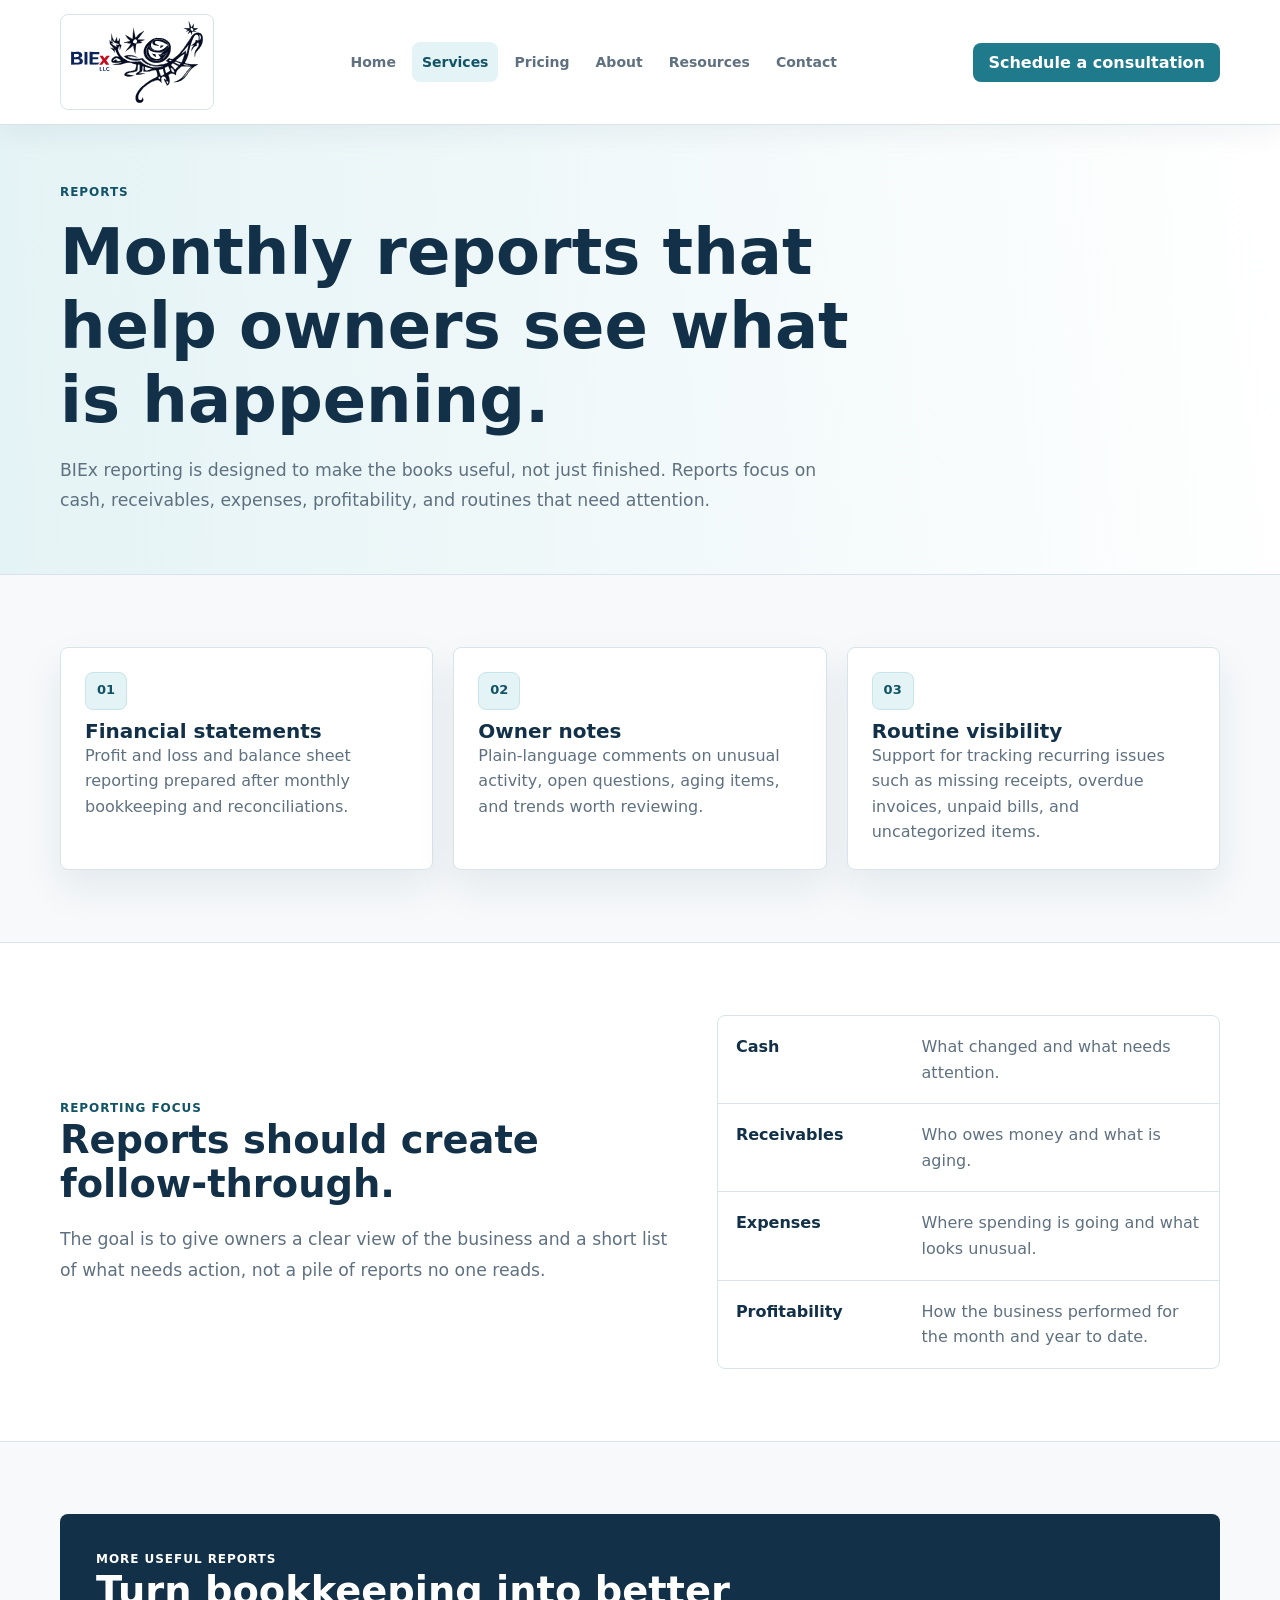
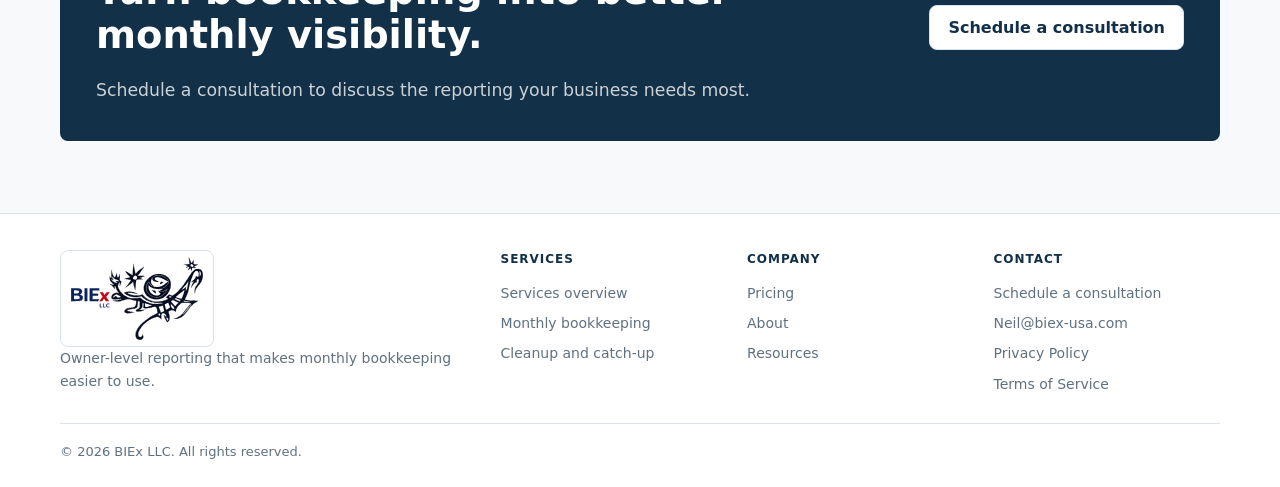
<file: reports.html>
<!doctype html>
<html lang="en">
<head>
  <meta charset="utf-8">
  <meta name="viewport" content="width=device-width, initial-scale=1">
  <title>Monthly Reporting | BIEx LLC</title>
  <meta name="description" content="Owner-level monthly bookkeeping reports that explain cash, receivables, expenses, profitability, and financial routines.">
  <link rel="icon" type="image/svg+xml" href="assets/favicon.svg">
  <link rel="canonical" href="https://www.biex-usa.com/reports.html">
  <link rel="stylesheet" href="styles.css">
</head>
<body>
  <header class="site-header"><div class="container header-inner"><a class="logo-link" href="index.html"><img class="logo-image" src="assets/logo.svg" alt="BIEx LLC logo"></a><nav class="nav" aria-label="Main navigation"><a href="index.html">Home</a><a class="active" href="services.html">Services</a><a href="pricing.html">Pricing</a><a href="about.html">About</a><a href="resources.html">Resources</a><a href="contact.html">Contact</a></nav><a class="btn btn-primary btn-small" href="contact.html">Schedule a consultation</a></div></header>
  <main>
    <section class="page-hero"><div class="container"><div class="kicker">Reports</div><h1>Monthly reports that help owners see what is happening.</h1><p class="lead">BIEx reporting is designed to make the books useful, not just finished. Reports focus on cash, receivables, expenses, profitability, and routines that need attention.</p></div></section>
    <section class="section"><div class="container"><div class="grid-3"><article class="card"><span class="number">01</span><h3>Financial statements</h3><p>Profit and loss and balance sheet reporting prepared after monthly bookkeeping and reconciliations.</p></article><article class="card"><span class="number">02</span><h3>Owner notes</h3><p>Plain-language comments on unusual activity, open questions, aging items, and trends worth reviewing.</p></article><article class="card"><span class="number">03</span><h3>Routine visibility</h3><p>Support for tracking recurring issues such as missing receipts, overdue invoices, unpaid bills, and uncategorized items.</p></article></div></div></section>
    <section class="section alt"><div class="container split-grid"><div><div class="kicker">Reporting focus</div><h2>Reports should create follow-through.</h2><p class="lead">The goal is to give owners a clear view of the business and a short list of what needs action, not a pile of reports no one reads.</p></div><div class="simple-table"><div class="simple-row"><strong>Cash</strong><span>What changed and what needs attention.</span></div><div class="simple-row"><strong>Receivables</strong><span>Who owes money and what is aging.</span></div><div class="simple-row"><strong>Expenses</strong><span>Where spending is going and what looks unusual.</span></div><div class="simple-row"><strong>Profitability</strong><span>How the business performed for the month and year to date.</span></div></div></div></section>
    <section class="section"><div class="container"><div class="cta-band"><div><div class="kicker">More useful reports</div><h2>Turn bookkeeping into better monthly visibility.</h2><p class="lead">Schedule a consultation to discuss the reporting your business needs most.</p></div><a class="btn btn-secondary" href="contact.html">Schedule a consultation</a></div></div></section>
  </main>
  <footer class="site-footer"><div class="container"><div class="footer-grid"><div><a class="logo-link" href="index.html"><img class="logo-image" src="assets/logo.svg" alt="BIEx LLC logo"></a><p class="footer-note">Owner-level reporting that makes monthly bookkeeping easier to use.</p></div><div><div class="footer-title">Services</div><div class="footer-links"><a href="services.html">Services overview</a><a href="monthly-bookkeeping.html">Monthly bookkeeping</a><a href="cleanup-catch-up.html">Cleanup and catch-up</a></div></div><div><div class="footer-title">Company</div><div class="footer-links"><a href="pricing.html">Pricing</a><a href="about.html">About</a><a href="resources.html">Resources</a></div></div><div><div class="footer-title">Contact</div><div class="footer-links"><a href="contact.html">Schedule a consultation</a><a href="mailto:Neil@biex-usa.com">Neil@biex-usa.com</a><a href="privacy.html">Privacy Policy</a><a href="terms.html">Terms of Service</a></div></div></div><div class="copyright">© 2026 BIEx LLC. All rights reserved.</div></div></footer>
</body>
</html>
</file>
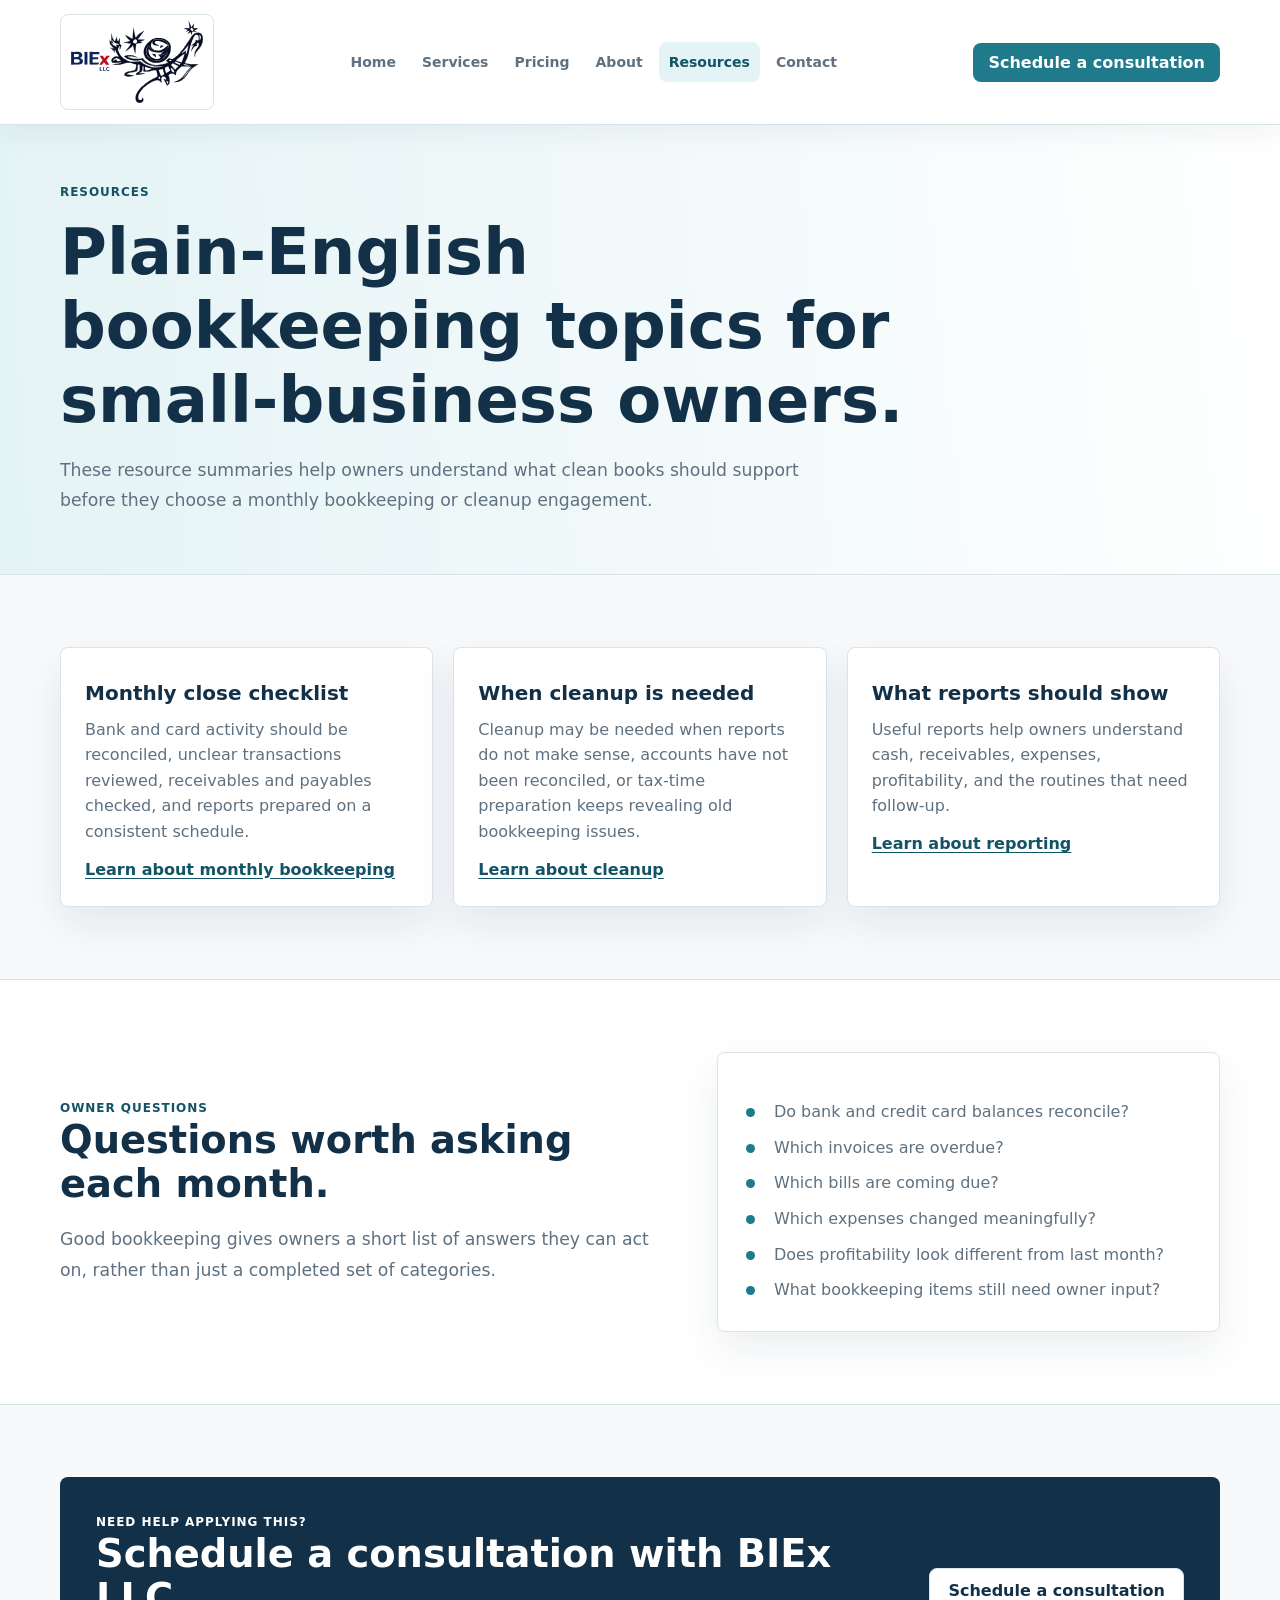
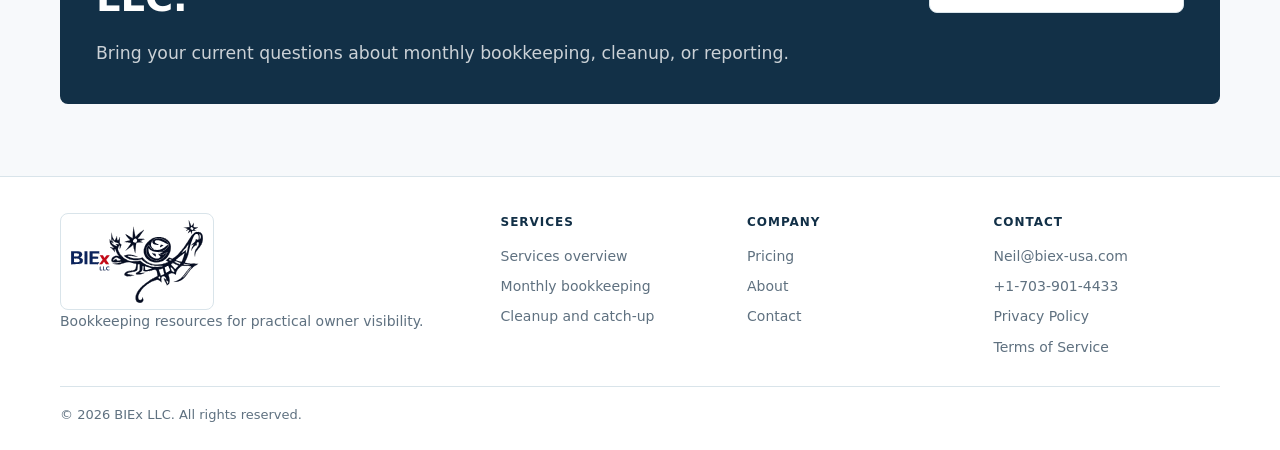
<file: resources.html>
<!doctype html>
<html lang="en">
<head>
  <meta charset="utf-8">
  <meta name="viewport" content="width=device-width, initial-scale=1">
  <title>Bookkeeping Resources | BIEx LLC</title>
  <meta name="description" content="Practical bookkeeping resources for small-business owners from BIEx LLC.">
  <link rel="icon" type="image/svg+xml" href="assets/favicon.svg">
  <link rel="canonical" href="https://www.biex-usa.com/resources.html">
  <link rel="stylesheet" href="styles.css">
</head>
<body>
  <header class="site-header"><div class="container header-inner"><a class="logo-link" href="index.html"><img class="logo-image" src="assets/logo.svg" alt="BIEx LLC logo"></a><nav class="nav" aria-label="Main navigation"><a href="index.html">Home</a><a href="services.html">Services</a><a href="pricing.html">Pricing</a><a href="about.html">About</a><a class="active" href="resources.html">Resources</a><a href="contact.html">Contact</a></nav><a class="btn btn-primary btn-small" href="contact.html">Schedule a consultation</a></div></header>
  <main>
    <section class="page-hero"><div class="container"><div class="kicker">Resources</div><h1>Plain-English bookkeeping topics for small-business owners.</h1><p class="lead">These resource summaries help owners understand what clean books should support before they choose a monthly bookkeeping or cleanup engagement.</p></div></section>
    <section class="section"><div class="container grid-3"><article class="resource-card"><h3>Monthly close checklist</h3><p>Bank and card activity should be reconciled, unclear transactions reviewed, receivables and payables checked, and reports prepared on a consistent schedule.</p><a href="monthly-bookkeeping.html">Learn about monthly bookkeeping</a></article><article class="resource-card"><h3>When cleanup is needed</h3><p>Cleanup may be needed when reports do not make sense, accounts have not been reconciled, or tax-time preparation keeps revealing old bookkeeping issues.</p><a href="cleanup-catch-up.html">Learn about cleanup</a></article><article class="resource-card"><h3>What reports should show</h3><p>Useful reports help owners understand cash, receivables, expenses, profitability, and the routines that need follow-up.</p><a href="reports.html">Learn about reporting</a></article></div></section>
    <section class="section alt"><div class="container split-grid"><div><div class="kicker">Owner questions</div><h2>Questions worth asking each month.</h2><p class="lead">Good bookkeeping gives owners a short list of answers they can act on, rather than just a completed set of categories.</p></div><div class="panel"><ul class="list"><li>Do bank and credit card balances reconcile?</li><li>Which invoices are overdue?</li><li>Which bills are coming due?</li><li>Which expenses changed meaningfully?</li><li>Does profitability look different from last month?</li><li>What bookkeeping items still need owner input?</li></ul></div></div></section>
    <section class="section"><div class="container"><div class="cta-band"><div><div class="kicker">Need help applying this?</div><h2>Schedule a consultation with BIEx LLC.</h2><p class="lead">Bring your current questions about monthly bookkeeping, cleanup, or reporting.</p></div><a class="btn btn-secondary" href="contact.html">Schedule a consultation</a></div></div></section>
  </main>
  <footer class="site-footer"><div class="container"><div class="footer-grid"><div><a class="logo-link" href="index.html"><img class="logo-image" src="assets/logo.svg" alt="BIEx LLC logo"></a><p class="footer-note">Bookkeeping resources for practical owner visibility.</p></div><div><div class="footer-title">Services</div><div class="footer-links"><a href="services.html">Services overview</a><a href="monthly-bookkeeping.html">Monthly bookkeeping</a><a href="cleanup-catch-up.html">Cleanup and catch-up</a></div></div><div><div class="footer-title">Company</div><div class="footer-links"><a href="pricing.html">Pricing</a><a href="about.html">About</a><a href="contact.html">Contact</a></div></div><div><div class="footer-title">Contact</div><div class="footer-links"><a href="mailto:Neil@biex-usa.com">Neil@biex-usa.com</a><a href="tel:+17039014433">+1-703-901-4433</a><a href="privacy.html">Privacy Policy</a><a href="terms.html">Terms of Service</a></div></div></div><div class="copyright">© 2026 BIEx LLC. All rights reserved.</div></div></footer>
</body>
</html>
</file>
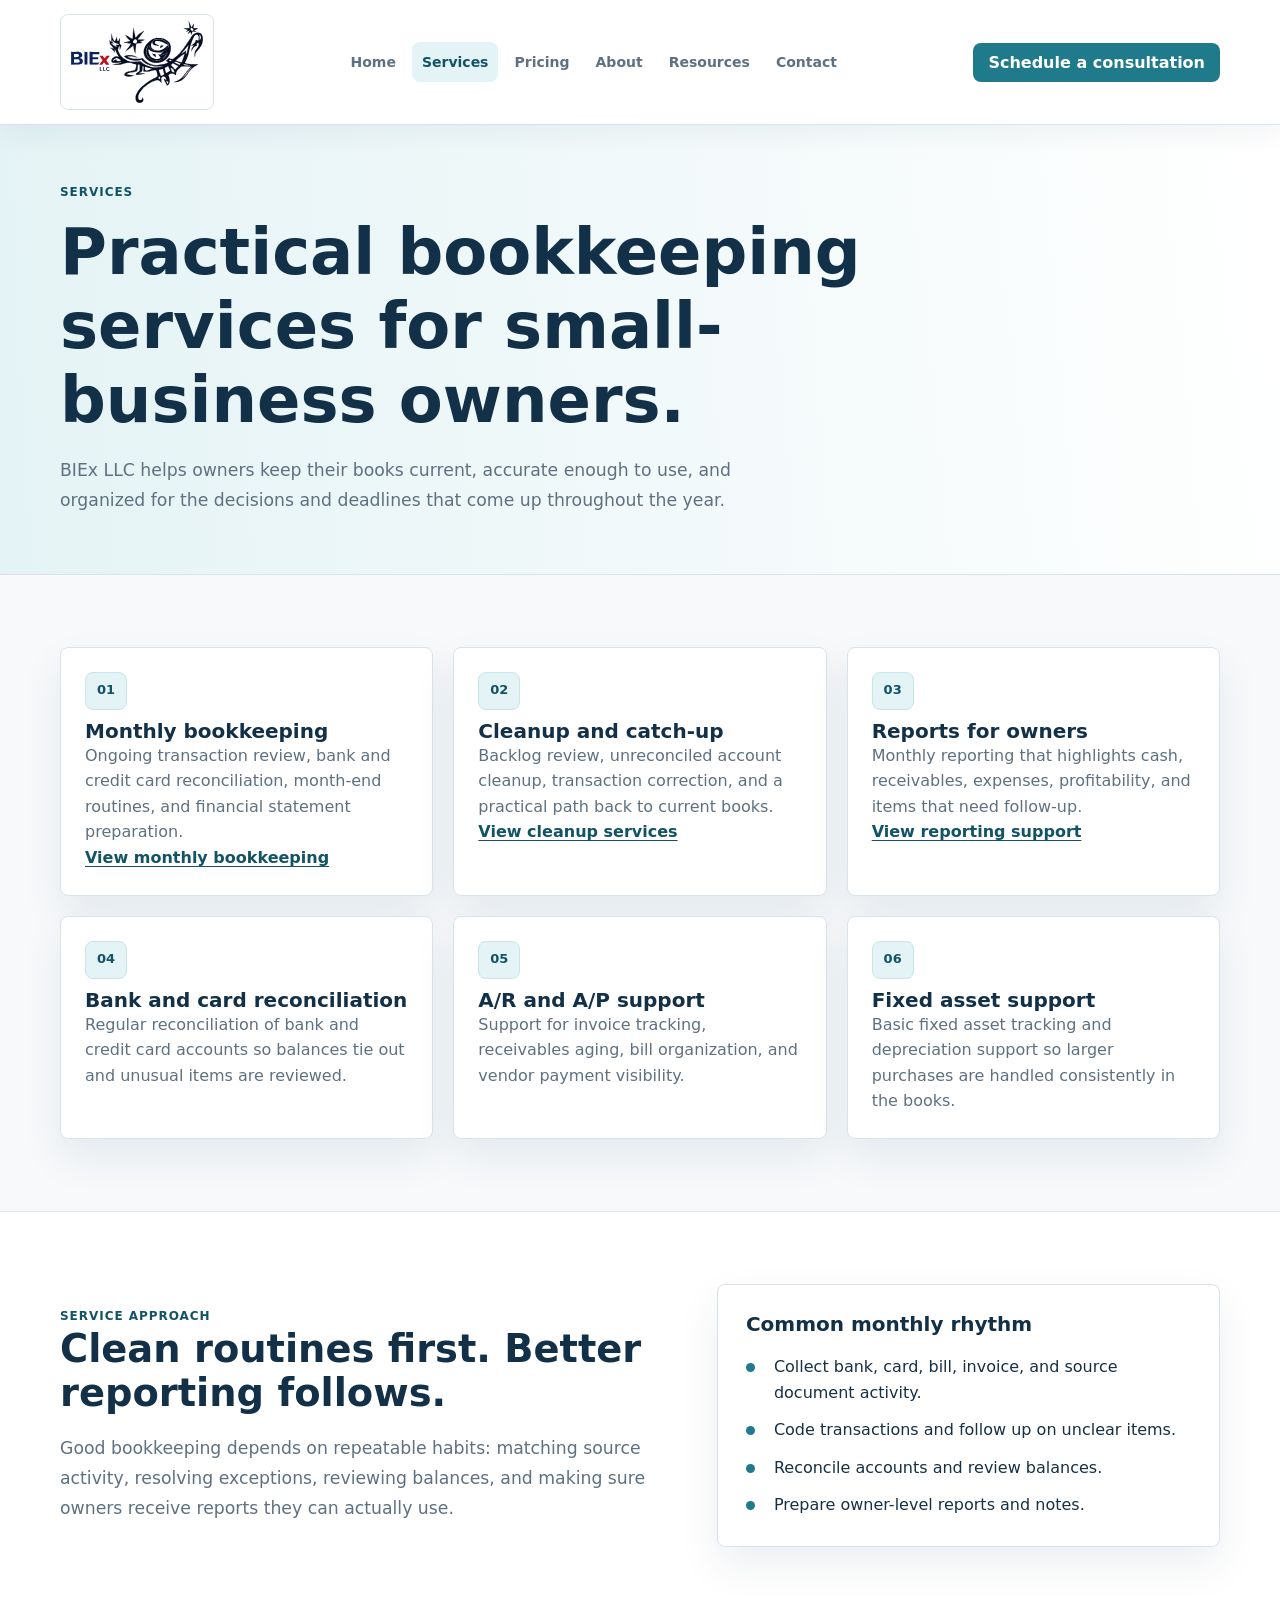
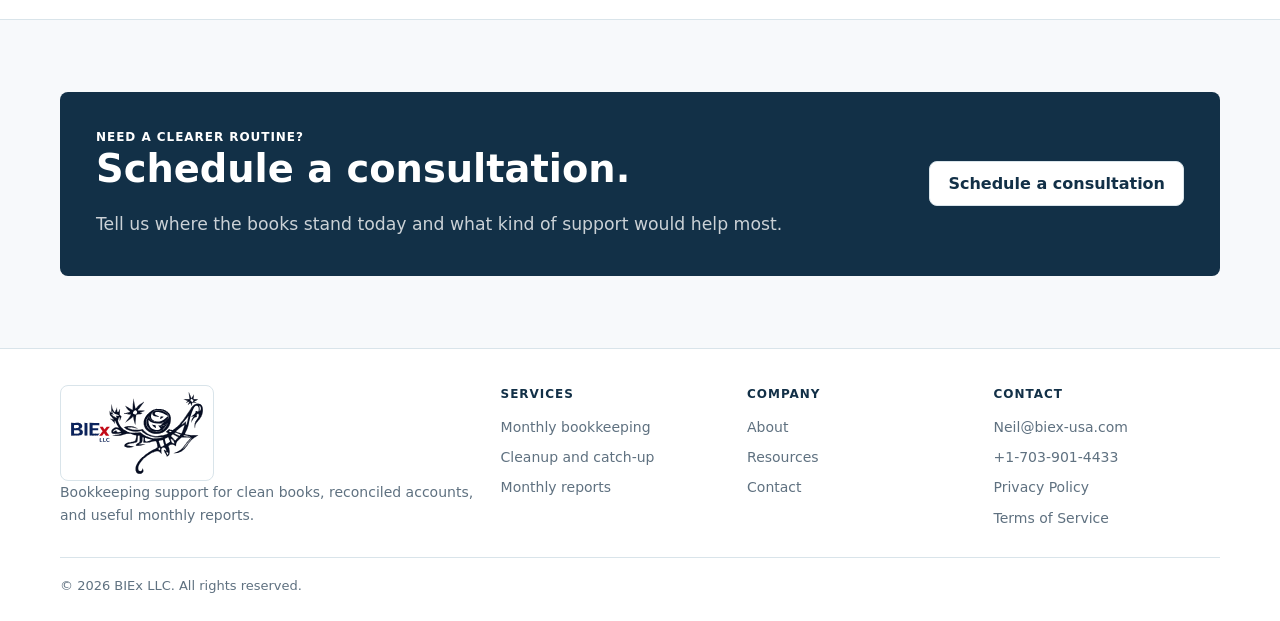
<file: services.html>
<!doctype html>
<html lang="en">
<head>
  <meta charset="utf-8">
  <meta name="viewport" content="width=device-width, initial-scale=1">
  <title>Bookkeeping Services | BIEx LLC</title>
  <meta name="description" content="Monthly bookkeeping, cleanup, reconciliation, A/R, A/P, fixed asset, and reporting support from BIEx LLC.">
  <link rel="icon" type="image/svg+xml" href="assets/favicon.svg">
  <link rel="canonical" href="https://www.biex-usa.com/services.html">
  <link rel="stylesheet" href="styles.css">
</head>
<body>
  <header class="site-header">
    <div class="container header-inner">
      <a class="logo-link" href="index.html"><img class="logo-image" src="assets/logo.svg" alt="BIEx LLC logo"></a>
      <nav class="nav" aria-label="Main navigation">
        <a href="index.html">Home</a><a class="active" href="services.html">Services</a><a href="pricing.html">Pricing</a><a href="about.html">About</a><a href="resources.html">Resources</a><a href="contact.html">Contact</a>
      </nav>
      <a class="btn btn-primary btn-small" href="contact.html">Schedule a consultation</a>
    </div>
  </header>

  <main>
    <section class="page-hero">
      <div class="container">
        <div class="kicker">Services</div>
        <h1>Practical bookkeeping services for small-business owners.</h1>
        <p class="lead">BIEx LLC helps owners keep their books current, accurate enough to use, and organized for the decisions and deadlines that come up throughout the year.</p>
      </div>
    </section>

    <section class="section">
      <div class="container">
        <div class="grid-3">
          <article class="card"><span class="number">01</span><h3>Monthly bookkeeping</h3><p>Ongoing transaction review, bank and credit card reconciliation, month-end routines, and financial statement preparation.</p><p><a class="text-link" href="monthly-bookkeeping.html">View monthly bookkeeping</a></p></article>
          <article class="card"><span class="number">02</span><h3>Cleanup and catch-up</h3><p>Backlog review, unreconciled account cleanup, transaction correction, and a practical path back to current books.</p><p><a class="text-link" href="cleanup-catch-up.html">View cleanup services</a></p></article>
          <article class="card"><span class="number">03</span><h3>Reports for owners</h3><p>Monthly reporting that highlights cash, receivables, expenses, profitability, and items that need follow-up.</p><p><a class="text-link" href="reports.html">View reporting support</a></p></article>
          <article class="card"><span class="number">04</span><h3>Bank and card reconciliation</h3><p>Regular reconciliation of bank and credit card accounts so balances tie out and unusual items are reviewed.</p></article>
          <article class="card"><span class="number">05</span><h3>A/R and A/P support</h3><p>Support for invoice tracking, receivables aging, bill organization, and vendor payment visibility.</p></article>
          <article class="card"><span class="number">06</span><h3>Fixed asset support</h3><p>Basic fixed asset tracking and depreciation support so larger purchases are handled consistently in the books.</p></article>
        </div>
      </div>
    </section>

    <section class="section alt">
      <div class="container split-grid">
        <div>
          <div class="kicker">Service approach</div>
          <h2>Clean routines first. Better reporting follows.</h2>
          <p class="lead">Good bookkeeping depends on repeatable habits: matching source activity, resolving exceptions, reviewing balances, and making sure owners receive reports they can actually use.</p>
        </div>
        <div class="panel">
          <h3>Common monthly rhythm</h3>
          <div class="check-list">
            <div class="check-item">Collect bank, card, bill, invoice, and source document activity.</div>
            <div class="check-item">Code transactions and follow up on unclear items.</div>
            <div class="check-item">Reconcile accounts and review balances.</div>
            <div class="check-item">Prepare owner-level reports and notes.</div>
          </div>
        </div>
      </div>
    </section>

    <section class="section"><div class="container"><div class="cta-band"><div><div class="kicker">Need a clearer routine?</div><h2>Schedule a consultation.</h2><p class="lead">Tell us where the books stand today and what kind of support would help most.</p></div><a class="btn btn-secondary" href="contact.html">Schedule a consultation</a></div></div></section>
  </main>

  <footer class="site-footer"><div class="container"><div class="footer-grid"><div><a class="logo-link" href="index.html"><img class="logo-image" src="assets/logo.svg" alt="BIEx LLC logo"></a><p class="footer-note">Bookkeeping support for clean books, reconciled accounts, and useful monthly reports.</p></div><div><div class="footer-title">Services</div><div class="footer-links"><a href="monthly-bookkeeping.html">Monthly bookkeeping</a><a href="cleanup-catch-up.html">Cleanup and catch-up</a><a href="reports.html">Monthly reports</a></div></div><div><div class="footer-title">Company</div><div class="footer-links"><a href="about.html">About</a><a href="resources.html">Resources</a><a href="contact.html">Contact</a></div></div><div><div class="footer-title">Contact</div><div class="footer-links"><a href="mailto:Neil@biex-usa.com">Neil@biex-usa.com</a><a href="tel:+17039014433">+1-703-901-4433</a><a href="privacy.html">Privacy Policy</a><a href="terms.html">Terms of Service</a></div></div></div><div class="copyright">© 2026 BIEx LLC. All rights reserved.</div></div></footer>
</body>
</html>
</file>
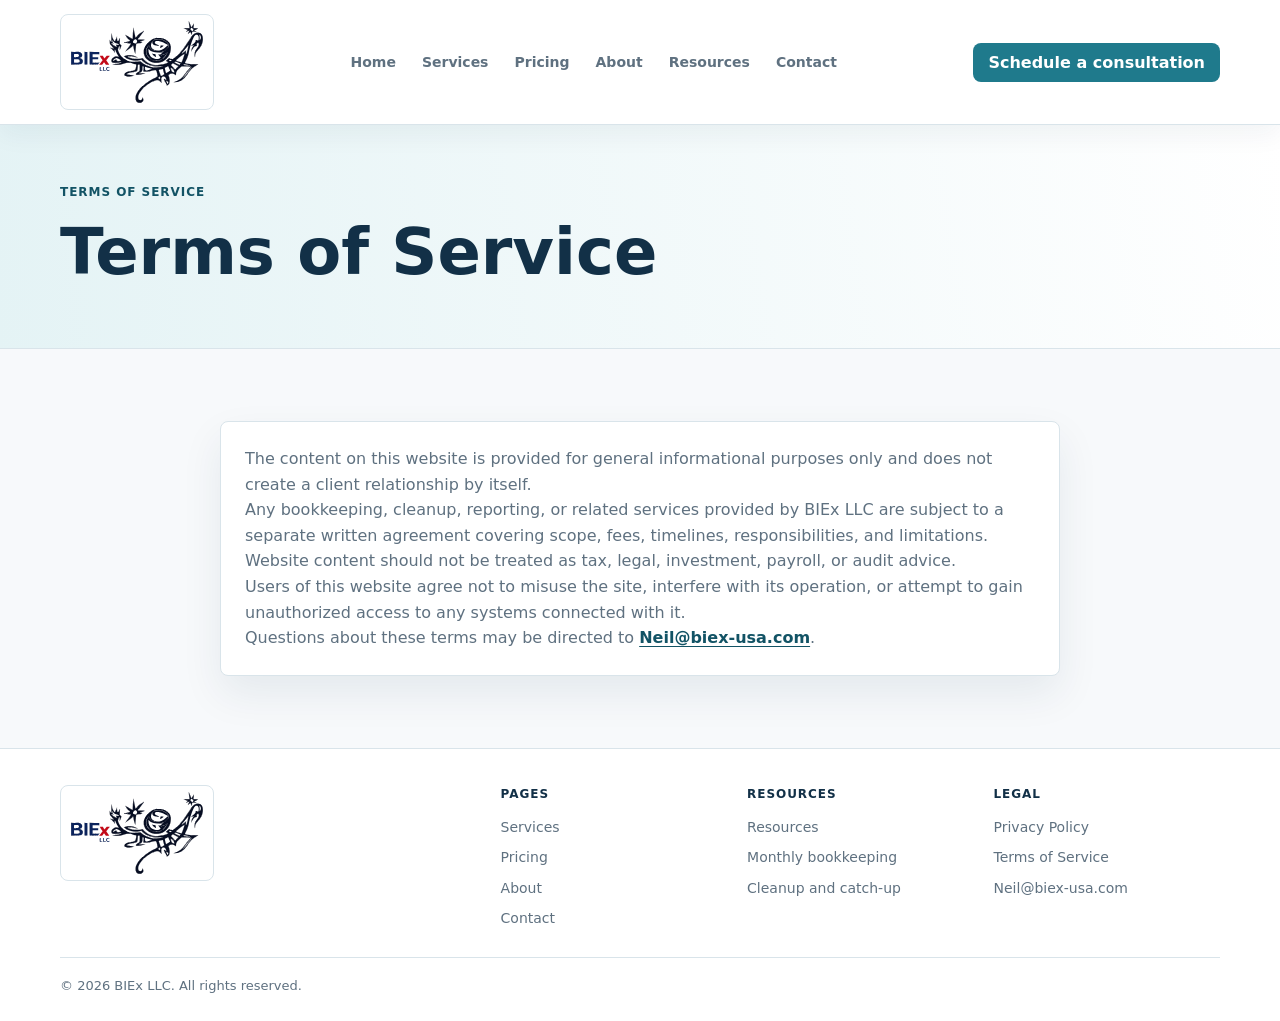
<file: terms.html>
<!doctype html>
<html lang="en">
<head>
  <meta charset="utf-8">
  <meta name="viewport" content="width=device-width, initial-scale=1">
  <title>Terms of Service | BIEx LLC</title>
  <meta name="description" content="Terms of Service for BIEx LLC.">
  <link rel="icon" type="image/svg+xml" href="assets/favicon.svg">
  <link rel="canonical" href="https://www.biex-usa.com/terms.html">
  <link rel="stylesheet" href="styles.css">
</head>
<body>
  <header class="site-header"><div class="container header-inner"><a class="logo-link" href="index.html"><img class="logo-image" src="assets/logo.svg" alt="BIEx LLC logo"></a><nav class="nav" aria-label="Main navigation"><a href="index.html">Home</a><a href="services.html">Services</a><a href="pricing.html">Pricing</a><a href="about.html">About</a><a href="resources.html">Resources</a><a href="contact.html">Contact</a></nav><a class="btn btn-primary btn-small" href="contact.html">Schedule a consultation</a></div></header>
  <main>
    <section class="page-hero"><div class="container"><div class="kicker">Terms of Service</div><h1>Terms of Service</h1></div></section>
    <section class="section"><div class="container max-readable"><div class="legal-card"><p>The content on this website is provided for general informational purposes only and does not create a client relationship by itself.</p><p>Any bookkeeping, cleanup, reporting, or related services provided by BIEx LLC are subject to a separate written agreement covering scope, fees, timelines, responsibilities, and limitations.</p><p>Website content should not be treated as tax, legal, investment, payroll, or audit advice.</p><p>Users of this website agree not to misuse the site, interfere with its operation, or attempt to gain unauthorized access to any systems connected with it.</p><p>Questions about these terms may be directed to <a class="text-link" href="mailto:Neil@biex-usa.com">Neil@biex-usa.com</a>.</p></div></div></section>
  </main>
  <footer class="site-footer"><div class="container"><div class="footer-grid"><div><a class="logo-link" href="index.html"><img class="logo-image" src="assets/logo.svg" alt="BIEx LLC logo"></a></div><div><div class="footer-title">Pages</div><div class="footer-links"><a href="services.html">Services</a><a href="pricing.html">Pricing</a><a href="about.html">About</a><a href="contact.html">Contact</a></div></div><div><div class="footer-title">Resources</div><div class="footer-links"><a href="resources.html">Resources</a><a href="monthly-bookkeeping.html">Monthly bookkeeping</a><a href="cleanup-catch-up.html">Cleanup and catch-up</a></div></div><div><div class="footer-title">Legal</div><div class="footer-links"><a href="privacy.html">Privacy Policy</a><a href="terms.html">Terms of Service</a><a href="mailto:Neil@biex-usa.com">Neil@biex-usa.com</a></div></div></div><div class="copyright">© 2026 BIEx LLC. All rights reserved.</div></div></footer>
</body>
</html>
</file>
<file: styles.css>
:root {
  --bg: #f7f9fb;
  --paper: #ffffff;
  --paper-soft: #eef5f7;
  --ink: #173044;
  --muted: #5f7180;
  --line: #d9e4ea;
  --accent: #1f7a8c;
  --accent-dark: #125365;
  --accent-soft: #e4f3f5;
  --navy: #123047;
  --gold: #b9892c;
  --radius: 8px;
  --shadow: 0 18px 42px rgba(18, 48, 71, 0.08);
  --max: 1160px;
}

* { box-sizing: border-box; }

html { scroll-behavior: auto; }

body {
  margin: 0;
  color: var(--ink);
  background: var(--bg);
  font-family: Inter, ui-sans-serif, system-ui, -apple-system, BlinkMacSystemFont, "Segoe UI", sans-serif;
  line-height: 1.6;
}

a { color: inherit; text-decoration: none; }
img { display: block; max-width: 100%; }

.container {
  width: min(var(--max), calc(100% - 40px));
  margin: 0 auto;
}

.site-header {
  position: sticky;
  top: 0;
  z-index: 20;
  background: rgba(255, 255, 255, 0.96);
  border-bottom: 1px solid var(--line);
  box-shadow: 0 10px 24px rgba(18, 48, 71, 0.05);
}

.header-inner {
  display: flex;
  align-items: center;
  justify-content: space-between;
  gap: 22px;
  padding: 14px 0;
}

.logo-link {
  display: inline-flex;
  align-items: center;
  background: #fff;
  border: 1px solid var(--line);
  border-radius: var(--radius);
  padding: 6px 10px;
}

.logo-image {
  width: 132px;
  height: auto;
}

.nav {
  display: flex;
  align-items: center;
  justify-content: center;
  flex-wrap: wrap;
  gap: 6px;
}

.nav a {
  border-radius: var(--radius);
  color: var(--muted);
  font-size: 14px;
  font-weight: 700;
  padding: 9px 10px;
}

.nav a:hover,
.nav a.active {
  background: var(--accent-soft);
  color: var(--accent-dark);
}

.btn {
  display: inline-flex;
  align-items: center;
  justify-content: center;
  border: 1px solid transparent;
  border-radius: var(--radius);
  font-weight: 800;
  line-height: 1.2;
  min-height: 44px;
  padding: 12px 18px;
}

.btn-primary {
  background: var(--accent);
  color: #fff;
}

.btn-primary:hover { background: var(--accent-dark); }

.btn-secondary {
  background: #fff;
  border-color: var(--line);
  color: var(--accent-dark);
}

.btn-secondary:hover { border-color: var(--accent); }

.btn-small {
  min-height: 38px;
  padding: 9px 14px;
  white-space: nowrap;
}

.hero,
.page-hero {
  background:
    linear-gradient(90deg, rgba(228, 243, 245, 0.98), rgba(255, 255, 255, 0.95)),
    linear-gradient(180deg, #fff, var(--paper-soft));
  border-bottom: 1px solid var(--line);
}

.hero-grid,
.split-grid {
  display: grid;
  grid-template-columns: minmax(0, 1.1fr) minmax(320px, 0.9fr);
  gap: 42px;
  align-items: center;
}

.hero-grid { padding: 74px 0; }
.page-hero .container { padding: 58px 0; }

.eyebrow,
.kicker {
  color: var(--accent-dark);
  font-size: 12px;
  font-weight: 900;
  letter-spacing: 0.08em;
  text-transform: uppercase;
}

h1,
h2,
h3 {
  color: var(--navy);
  line-height: 1.15;
  margin: 0;
}

h1 {
  font-size: clamp(2.35rem, 5vw, 4.15rem);
  margin-top: 14px;
  max-width: 850px;
}

h2 { font-size: clamp(1.85rem, 3vw, 2.75rem); }
h3 { font-size: 1.25rem; }

p { margin: 0; }

.lead {
  color: var(--muted);
  font-size: 1.08rem;
  line-height: 1.75;
  margin-top: 18px;
  max-width: 760px;
}

.actions {
  display: flex;
  flex-wrap: wrap;
  gap: 12px;
  margin-top: 28px;
}

.panel,
.card,
.price-card,
.resource-card,
.contact-card,
.legal-card,
.notice {
  background: var(--paper);
  border: 1px solid var(--line);
  border-radius: var(--radius);
  box-shadow: var(--shadow);
}

.panel { padding: 28px; }

.panel-list,
.check-list {
  display: grid;
  gap: 12px;
  margin-top: 18px;
}

.check-item {
  display: grid;
  grid-template-columns: 18px 1fr;
  gap: 10px;
  color: var(--ink);
}

.check-item::before,
.list li::before {
  content: "";
  width: 9px;
  height: 9px;
  border-radius: 50%;
  background: var(--accent);
  margin-top: 9px;
}

.section { padding: 72px 0; }

.section.alt {
  background: #fff;
  border-bottom: 1px solid var(--line);
  border-top: 1px solid var(--line);
}

.section-header {
  margin-bottom: 32px;
  max-width: 780px;
}

.section-header.center {
  margin-left: auto;
  margin-right: auto;
  text-align: center;
}

.grid-2,
.grid-3,
.grid-4,
.pricing-grid,
.footer-grid,
.contact-grid {
  display: grid;
  gap: 20px;
}

.grid-2 { grid-template-columns: repeat(2, minmax(0, 1fr)); }
.grid-3 { grid-template-columns: repeat(3, minmax(0, 1fr)); }
.grid-4 { grid-template-columns: repeat(4, minmax(0, 1fr)); }
.pricing-grid { grid-template-columns: repeat(3, minmax(0, 1fr)); align-items: stretch; }
.contact-grid { grid-template-columns: minmax(0, 1fr) minmax(300px, 0.8fr); }

.card,
.resource-card,
.contact-card,
.legal-card { padding: 24px; }

.card p,
.price-card p,
.resource-card p,
.contact-card p,
.legal-card p,
.notice p,
li {
  color: var(--muted);
}

.card h3,
.price-card h3,
.resource-card h3 { margin-top: 10px; }

.number {
  align-items: center;
  background: var(--accent-soft);
  border: 1px solid #c7e5eb;
  border-radius: var(--radius);
  color: var(--accent-dark);
  display: inline-flex;
  font-size: 13px;
  font-weight: 900;
  height: 38px;
  justify-content: center;
  width: 42px;
}

.list {
  display: grid;
  gap: 10px;
  list-style: none;
  margin: 18px 0 0;
  padding: 0;
}

.list li {
  display: grid;
  grid-template-columns: 18px 1fr;
  gap: 10px;
}

.price-card {
  display: flex;
  flex-direction: column;
  padding: 26px;
  position: relative;
}

.price-card.featured {
  border-color: rgba(31, 122, 140, 0.45);
  box-shadow: 0 22px 54px rgba(31, 122, 140, 0.14);
}

.price {
  color: var(--navy);
  font-size: 2.4rem;
  font-weight: 900;
  line-height: 1;
  margin-top: 18px;
}

.price small {
  color: var(--muted);
  font-size: 0.95rem;
  font-weight: 700;
}

.badge {
  background: var(--accent-soft);
  border: 1px solid #c7e5eb;
  border-radius: var(--radius);
  color: var(--accent-dark);
  display: inline-flex;
  font-size: 12px;
  font-weight: 900;
  margin-bottom: 14px;
  padding: 6px 9px;
  width: fit-content;
}

.price-card .actions { margin-top: auto; padding-top: 22px; }

.cta-band {
  background: var(--navy);
  border-radius: var(--radius);
  color: #fff;
  display: grid;
  gap: 24px;
  grid-template-columns: 1fr auto;
  align-items: center;
  padding: 36px;
}

.cta-band h2,
.cta-band .kicker { color: #fff; }
.cta-band .lead { color: rgba(255, 255, 255, 0.78); }
.cta-band .btn-secondary { color: var(--navy); }

.notice {
  background: var(--accent-soft);
  box-shadow: none;
  padding: 22px;
}

.resource-card {
  display: flex;
  flex-direction: column;
  gap: 12px;
}

.resource-card a,
.text-link {
  color: var(--accent-dark);
  font-weight: 800;
  text-decoration: underline;
  text-underline-offset: 3px;
}

.contact-list {
  display: grid;
  gap: 14px;
  margin-top: 18px;
}

.contact-list a {
  color: var(--accent-dark);
  font-weight: 800;
}

.site-footer {
  background: #fff;
  border-top: 1px solid var(--line);
  padding: 36px 0 24px;
}

.footer-grid {
  grid-template-columns: minmax(260px, 1.3fr) repeat(3, minmax(150px, 0.7fr));
}

.footer-title {
  color: var(--navy);
  font-size: 12px;
  font-weight: 900;
  letter-spacing: 0.08em;
  margin-bottom: 12px;
  text-transform: uppercase;
}

.footer-links {
  display: grid;
  gap: 8px;
}

.footer-links a,
.footer-note {
  color: var(--muted);
  font-size: 14px;
}

.footer-links a:hover { color: var(--accent-dark); }

.copyright {
  border-top: 1px solid var(--line);
  color: var(--muted);
  font-size: 13px;
  margin-top: 28px;
  padding-top: 18px;
}

.simple-table {
  border: 1px solid var(--line);
  border-radius: var(--radius);
  overflow: hidden;
}

.simple-row {
  display: grid;
  grid-template-columns: 0.75fr 1.25fr;
  gap: 18px;
  padding: 18px;
}

.simple-row + .simple-row { border-top: 1px solid var(--line); }
.simple-row strong { color: var(--navy); }
.simple-row span { color: var(--muted); }

.max-readable { max-width: 840px; }

@media (max-width: 980px) {
  .header-inner,
  .cta-band {
    align-items: flex-start;
    grid-template-columns: 1fr;
  }

  .header-inner {
    flex-direction: column;
  }

  .nav {
    justify-content: flex-start;
  }

  .hero-grid,
  .split-grid,
  .grid-2,
  .grid-3,
  .grid-4,
  .pricing-grid,
  .footer-grid,
  .contact-grid {
    grid-template-columns: 1fr;
  }

  .panel { max-width: 680px; }
}

@media (max-width: 680px) {
  .container { width: min(var(--max), calc(100% - 28px)); }
  .hero-grid,
  .page-hero .container,
  .section { padding: 48px 0; }
  .nav a { padding: 8px 9px; }
  .actions,
  .btn,
  .cta-band .btn { width: 100%; }
  .panel,
  .card,
  .price-card,
  .resource-card,
  .contact-card,
  .legal-card,
  .cta-band { padding: 22px; }
  .simple-row { grid-template-columns: 1fr; gap: 6px; }
}
</file>
